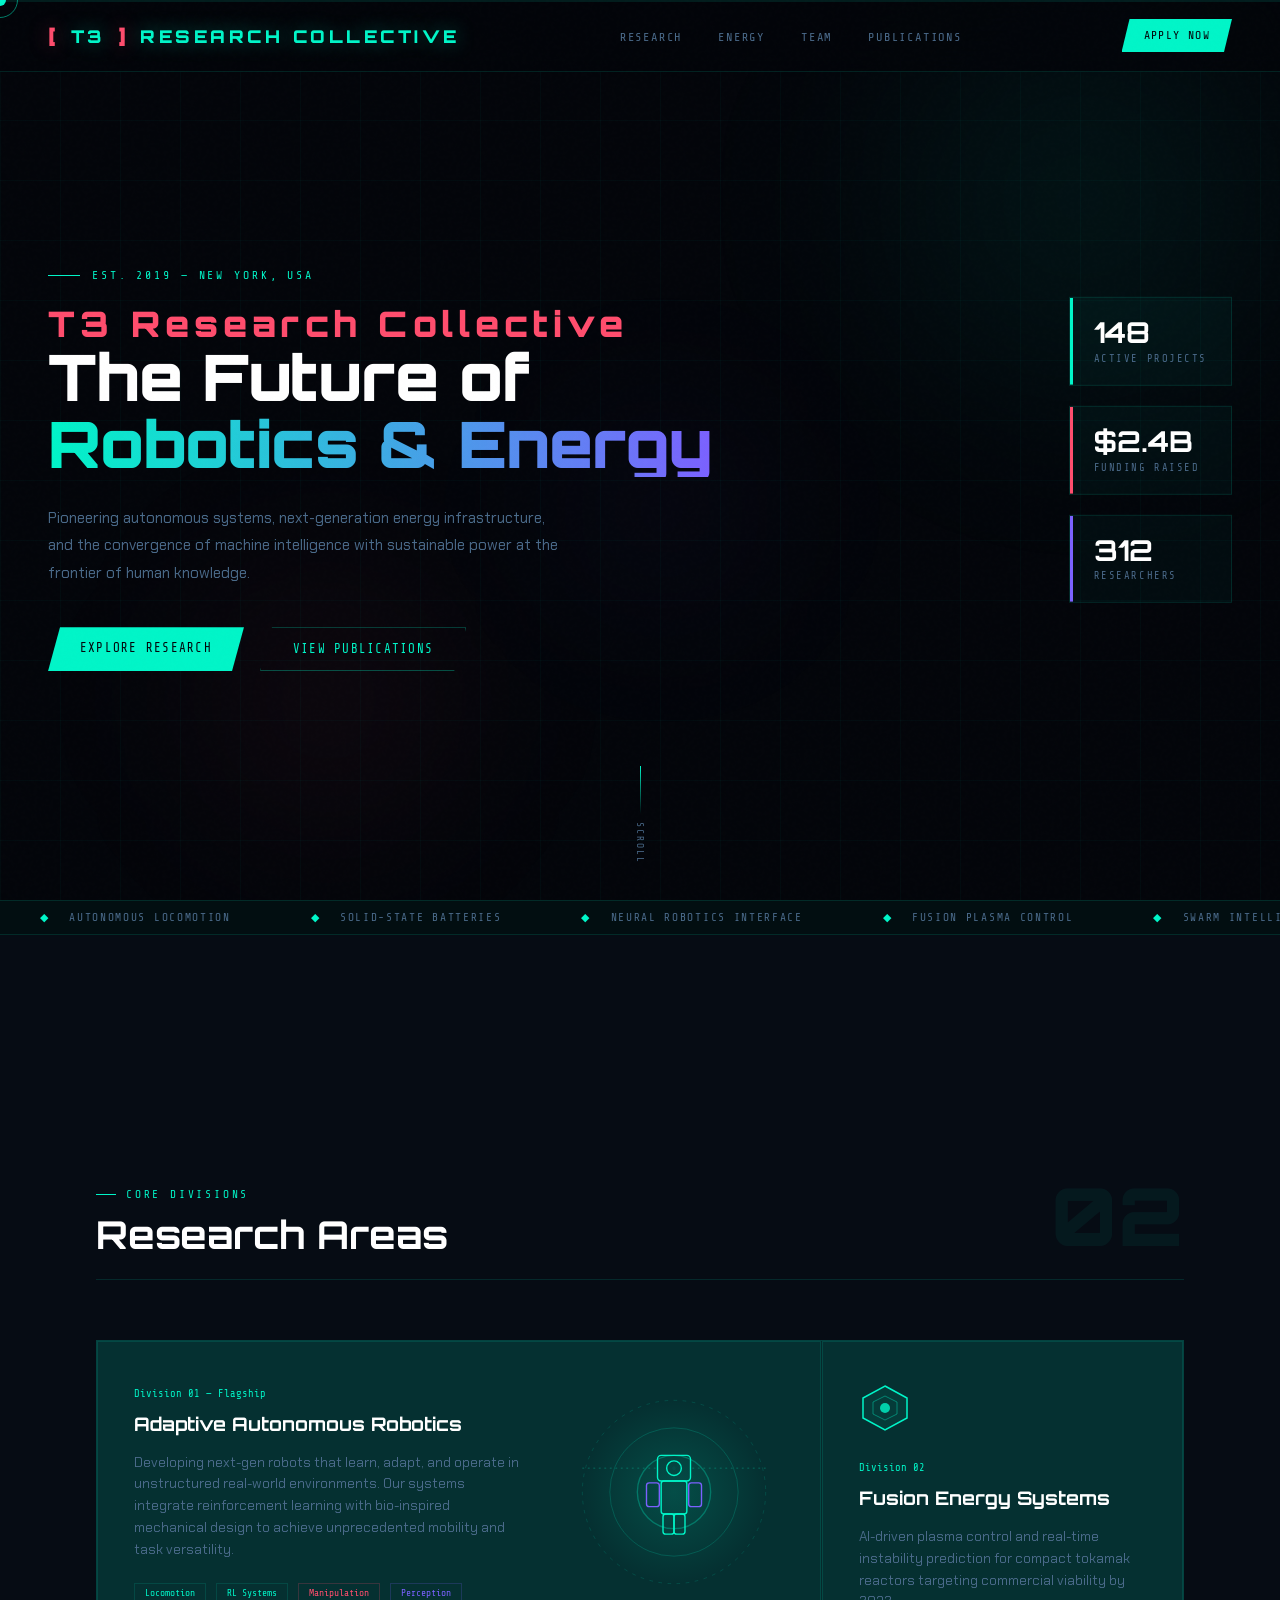
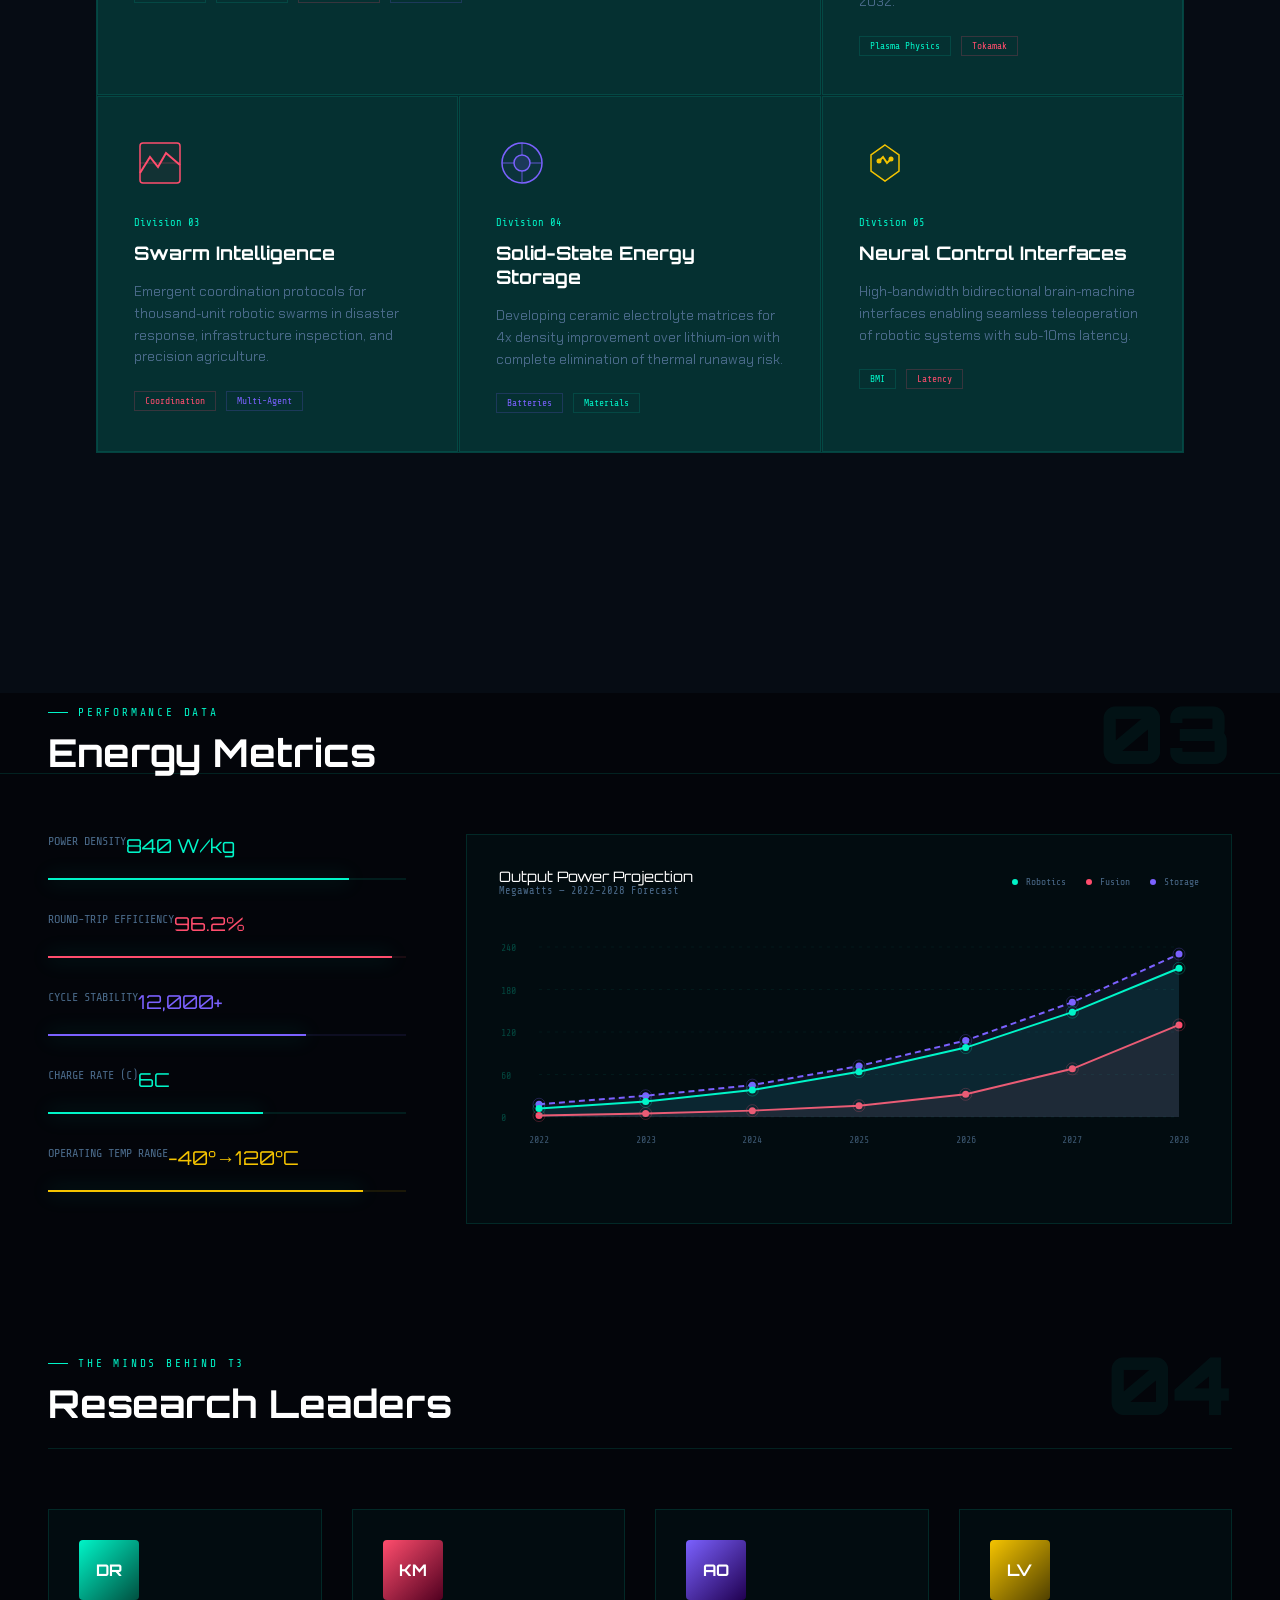
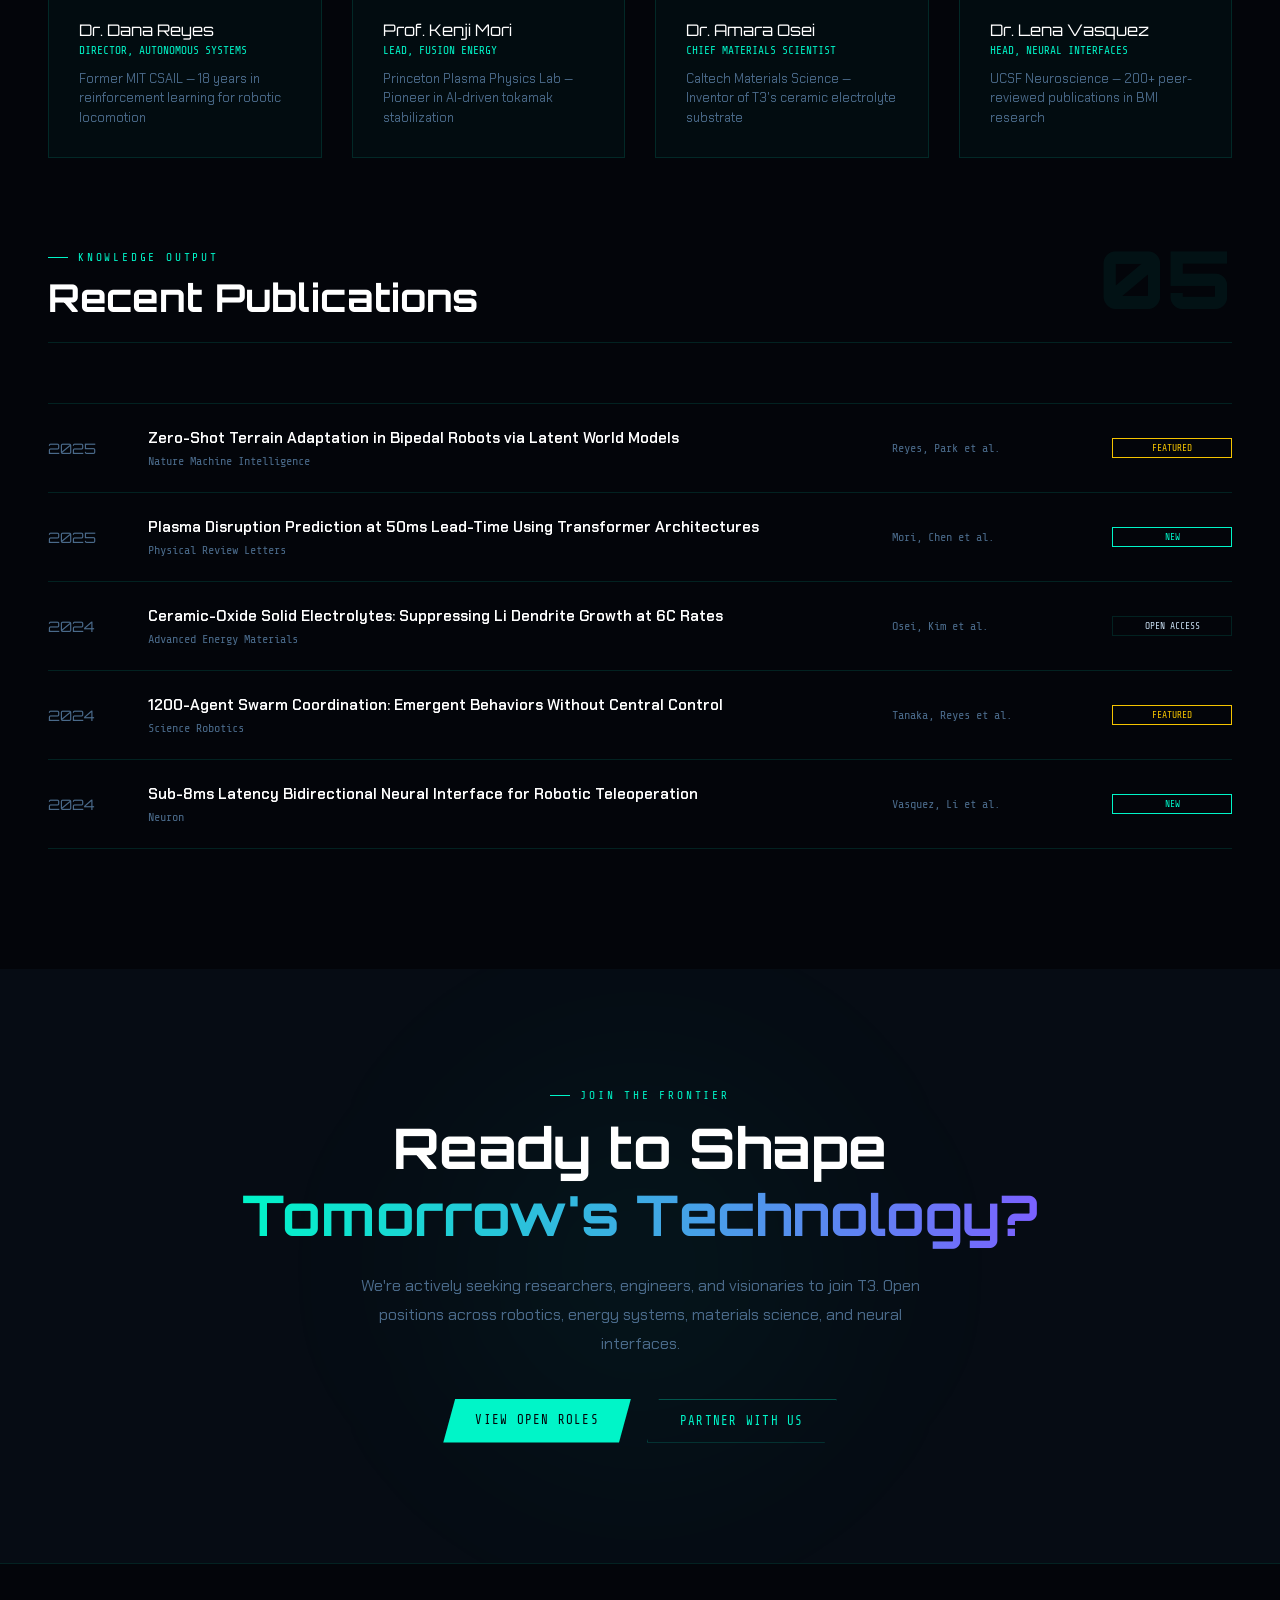
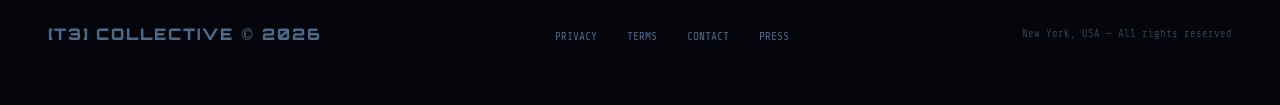
<file: _old/index.html>
<!DOCTYPE html>
<html lang="en">
<head>
<meta charset="UTF-8">
<meta name="viewport" content="width=device-width, initial-scale=1.0">
<title>T3 Research Collective — Robotics & Energy</title>
<link href="https://fonts.googleapis.com/css2?family=Orbitron:wght@400;600;700;900&family=Share+Tech+Mono&family=Chakra+Petch:wght@300;400;500;600&display=swap" rel="stylesheet">
<link rel="stylesheet" href="styles.css">
</head>
<body>

<div class="cursor" id="cursor"></div>
<div class="cursor-ring" id="cursorRing"></div>
<div class="scan-line"></div>

<!-- NAV -->
<nav>
  <div class="nav-logo">
    <span class="t3-bracket">[</span>T3<span class="t3-bracket">]</span>
    RESEARCH COLLECTIVE
  </div>
  <ul class="nav-links">
    <li><a href="#research">Research</a></li>
    <li><a href="#metrics">Energy</a></li>
    <li><a href="#team">Team</a></li>
    <li><a href="#publications">Publications</a></li>
  </ul>
  <button class="nav-cta">Apply Now</button>
</nav>

<!-- HERO -->
<section id="hero">
  <div class="hero-bg-orb orb1"></div>
  <div class="hero-bg-orb orb2"></div>
  <div class="hero-bg-orb orb3"></div>

  <div class="hero-content">
    <div class="hero-tag">Est. 2019 — New York, USA</div>
    <h1 class="hero-title">
      <span class="line3">T3 Research Collective</span>
      <span class="line1">The Future of</span>
      <span class="line2">Robotics & Energy</span>
    </h1>
    <p class="hero-desc">
      Pioneering autonomous systems, next-generation energy infrastructure, and the convergence of machine intelligence with sustainable power at the frontier of human knowledge.
    </p>
    <div class="hero-buttons">
      <a href="#research" class="btn-primary">Explore Research</a>
      <a href="#publications" class="btn-ghost">View Publications</a>
    </div>
  </div>

  <div class="hero-stats">
    <div class="stat-card">
      <div class="stat-num">148</div>
      <div class="stat-label">Active Projects</div>
    </div>
    <div class="stat-card">
      <div class="stat-num">$2.4B</div>
      <div class="stat-label">Funding Raised</div>
    </div>
    <div class="stat-card">
      <div class="stat-num">312</div>
      <div class="stat-label">Researchers</div>
    </div>
  </div>

  <div class="scroll-indicator">
    <div class="scroll-line"></div>
    <div class="scroll-text">Scroll</div>
  </div>
</section>

<!-- TICKER -->
<div class="ticker-wrap">
  <div class="ticker-track" id="ticker">
    <span class="ticker-item"><span>◆</span> Autonomous Locomotion</span>
    <span class="ticker-item"><span>◆</span> Solid-State Batteries</span>
    <span class="ticker-item"><span>◆</span> Neural Robotics Interface</span>
    <span class="ticker-item"><span>◆</span> Fusion Plasma Control</span>
    <span class="ticker-item"><span>◆</span> Swarm Intelligence</span>
    <span class="ticker-item"><span>◆</span> Hydrogen Storage Systems</span>
    <span class="ticker-item"><span>◆</span> Exoskeletal Augmentation</span>
    <span class="ticker-item"><span>◆</span> Perovskite Solar Arrays</span>
    <span class="ticker-item"><span>◆</span> Autonomous Locomotion</span>
    <span class="ticker-item"><span>◆</span> Solid-State Batteries</span>
    <span class="ticker-item"><span>◆</span> Neural Robotics Interface</span>
    <span class="ticker-item"><span>◆</span> Fusion Plasma Control</span>
    <span class="ticker-item"><span>◆</span> Swarm Intelligence</span>
    <span class="ticker-item"><span>◆</span> Hydrogen Storage Systems</span>
    <span class="ticker-item"><span>◆</span> Exoskeletal Augmentation</span>
    <span class="ticker-item"><span>◆</span> Perovskite Solar Arrays</span>
  </div>
</div>

<!-- RESEARCH -->
<section id="research">
  <div class="section-container">
    <div class="section-header">
      <div>
        <div class="section-label">Core Divisions</div>
        <h2 class="section-title">Research Areas</h2>
      </div>
      <div class="section-count">02</div>
    </div>
    <div class="research-grid">

      <!-- LARGE CARD -->
      <div class="research-card large">
        <div class="large-inner">
          <div>
            <div class="card-num">Division 01 — Flagship</div>
            <h3 class="card-title">Adaptive Autonomous Robotics</h3>
            <p class="card-desc">
              Developing next-gen robots that learn, adapt, and operate in unstructured real-world environments. Our systems integrate reinforcement learning with bio-inspired mechanical design to achieve unprecedented mobility and task versatility.
            </p>
            <div>
              <span class="card-tag">Locomotion</span>
              <span class="card-tag">RL Systems</span>
              <span class="card-tag red">Manipulation</span>
              <span class="card-tag purple">Perception</span>
            </div>
          </div>
          <div class="large-visual">
            <svg viewBox="0 0 240 240" xmlns="http://www.w3.org/2000/svg" width="220" height="220">
              <defs>
                <radialGradient id="rg1" cx="50%" cy="50%" r="50%">
                  <stop offset="0%" stop-color="#00f5c8" stop-opacity="0.15"/>
                  <stop offset="100%" stop-color="#00f5c8" stop-opacity="0"/>
                </radialGradient>
              </defs>
              <circle cx="120" cy="120" r="100" fill="url(#rg1)"/>
              <circle cx="120" cy="120" r="100" fill="none" stroke="rgba(0,245,200,0.15)" stroke-width="1" stroke-dasharray="4 6"/>
              <circle cx="120" cy="120" r="70" fill="none" stroke="rgba(0,245,200,0.2)" stroke-width="1"/>
              <circle cx="120" cy="120" r="40" fill="none" stroke="rgba(0,245,200,0.3)" stroke-width="1.5"/>
              <!-- Robot figure simplified -->
              <rect x="102" y="80" width="36" height="28" rx="4" fill="none" stroke="#00f5c8" stroke-width="1.5"/>
              <circle cx="120" cy="94" r="8" fill="none" stroke="#00f5c8" stroke-width="1.5"/>
              <rect x="106" y="108" width="28" height="36" rx="3" fill="none" stroke="#00f5c8" stroke-width="1.5"/>
              <rect x="90" y="110" width="14" height="26" rx="3" fill="none" stroke="#7b61ff" stroke-width="1.5"/>
              <rect x="136" y="110" width="14" height="26" rx="3" fill="none" stroke="#7b61ff" stroke-width="1.5"/>
              <rect x="108" y="144" width="12" height="22" rx="3" fill="none" stroke="#00f5c8" stroke-width="1.5"/>
              <rect x="120" y="144" width="12" height="22" rx="3" fill="none" stroke="#00f5c8" stroke-width="1.5"/>
              <!-- scan lines -->
              <line x1="20" y1="94" x2="100" y2="94" stroke="rgba(0,245,200,0.3)" stroke-width="1" stroke-dasharray="2 4"/>
              <line x1="140" y1="94" x2="220" y2="94" stroke="rgba(0,245,200,0.3)" stroke-width="1" stroke-dasharray="2 4"/>
              <circle cx="120" cy="94" r="2" fill="#00f5c8">
                <animate attributeName="opacity" values="1;0;1" dur="1.5s" repeatCount="indefinite"/>
              </circle>
            </svg>
          </div>
        </div>
      </div>

      <div class="research-card">
        <div class="card-icon">
          <svg viewBox="0 0 52 52" fill="none" xmlns="http://www.w3.org/2000/svg">
            <polygon points="26,4 48,16 48,36 26,48 4,36 4,16" stroke="#00f5c8" stroke-width="1.5" fill="rgba(0,245,200,0.05)"/>
            <polygon points="26,14 38,20 38,32 26,38 14,32 14,20" stroke="rgba(0,245,200,0.4)" stroke-width="1" fill="none"/>
            <circle cx="26" cy="26" r="5" fill="#00f5c8" opacity="0.8"/>
          </svg>
        </div>
        <div class="card-num">Division 02</div>
        <h3 class="card-title">Fusion Energy Systems</h3>
        <p class="card-desc">AI-driven plasma control and real-time instability prediction for compact tokamak reactors targeting commercial viability by 2032.</p>
        <span class="card-tag">Plasma Physics</span>
        <span class="card-tag red">Tokamak</span>
      </div>

      <div class="research-card">
        <div class="card-icon">
          <svg viewBox="0 0 52 52" fill="none" xmlns="http://www.w3.org/2000/svg">
            <rect x="6" y="6" width="40" height="40" rx="3" stroke="#ff4d6d" stroke-width="1.5" fill="rgba(255,77,109,0.05)"/>
            <line x1="6" y1="26" x2="46" y2="26" stroke="rgba(255,77,109,0.3)" stroke-width="1"/>
            <polyline points="6,36 16,20 24,30 32,16 46,28" stroke="#ff4d6d" stroke-width="2" fill="none"/>
          </svg>
        </div>
        <div class="card-num">Division 03</div>
        <h3 class="card-title">Swarm Intelligence</h3>
        <p class="card-desc">Emergent coordination protocols for thousand-unit robotic swarms in disaster response, infrastructure inspection, and precision agriculture.</p>
        <span class="card-tag red">Coordination</span>
        <span class="card-tag purple">Multi-Agent</span>
      </div>

      <div class="research-card">
        <div class="card-icon">
          <svg viewBox="0 0 52 52" fill="none" xmlns="http://www.w3.org/2000/svg">
            <circle cx="26" cy="26" r="20" stroke="#7b61ff" stroke-width="1.5" fill="rgba(123,97,255,0.05)"/>
            <circle cx="26" cy="26" r="8" stroke="#7b61ff" stroke-width="1.5" fill="rgba(123,97,255,0.15)"/>
            <line x1="26" y1="6" x2="26" y2="18" stroke="rgba(123,97,255,0.5)" stroke-width="1.5"/>
            <line x1="26" y1="34" x2="26" y2="46" stroke="rgba(123,97,255,0.5)" stroke-width="1.5"/>
            <line x1="6" y1="26" x2="18" y2="26" stroke="rgba(123,97,255,0.5)" stroke-width="1.5"/>
            <line x1="34" y1="26" x2="46" y2="26" stroke="rgba(123,97,255,0.5)" stroke-width="1.5"/>
          </svg>
        </div>
        <div class="card-num">Division 04</div>
        <h3 class="card-title">Solid-State Energy Storage</h3>
        <p class="card-desc">Developing ceramic electrolyte matrices for 4x density improvement over lithium-ion with complete elimination of thermal runaway risk.</p>
        <span class="card-tag purple">Batteries</span>
        <span class="card-tag">Materials</span>
      </div>

      <div class="research-card">
        <div class="card-icon">
          <svg viewBox="0 0 52 52" fill="none" xmlns="http://www.w3.org/2000/svg">
            <path d="M26 8 L40 18 L40 34 L26 44 L12 34 L12 18 Z" stroke="#f5c400" stroke-width="1.5" fill="rgba(245,196,0,0.05)"/>
            <polyline points="20,24 24,20 28,26 32,22" stroke="#f5c400" stroke-width="2" fill="none"/>
            <circle cx="20" cy="24" r="2.5" fill="#f5c400"/>
            <circle cx="32" cy="22" r="2.5" fill="#f5c400"/>
          </svg>
        </div>
        <div class="card-num">Division 05</div>
        <h3 class="card-title">Neural Control Interfaces</h3>
        <p class="card-desc">High-bandwidth bidirectional brain-machine interfaces enabling seamless teleoperation of robotic systems with sub-10ms latency.</p>
        <span class="card-tag">BMI</span>
        <span class="card-tag red">Latency</span>
      </div>

    </div>
  </div>
</section>

<!-- METRICS -->
<section id="metrics">
  <div class="section-header" style="padding: 0 48px; border-bottom: 1px solid var(--border);">
    <div>
      <div class="section-label">Performance Data</div>
      <h2 class="section-title">Energy Metrics</h2>
    </div>
    <div class="section-count">03</div>
  </div>
  <div class="metrics-layout section-container-bottom">
    <div>
      <div class="metric-list">
        <div class="metric-row-wrap">
          <div class="metric-name">Power Density</div>
          <div class="metric-val">840 W/kg</div>
          <div style="width:100%; height: 2px; background: rgba(0,245,200,0.1);">
            <div class="metric-bar-fill" style="width:84%"></div>
          </div>
        </div>
        <div class="metric-row-wrap">
          <div class="metric-name">Round-trip Efficiency</div>
          <div class="metric-val" style="color: var(--accent2);">96.2%</div>
          <div style="width:100%; height: 2px; background: rgba(255,77,109,0.1);">
            <div class="metric-bar-fill" style="width:96.2%; background: var(--accent2);"></div>
          </div>
        </div>
        <div class="metric-row-wrap">
          <div class="metric-name">Cycle Stability</div>
          <div class="metric-val" style="color: var(--accent3);">12,000+</div>
          <div style="width:100%; height: 2px; background: rgba(123,97,255,0.1);">
            <div class="metric-bar-fill" style="width:72%; background: var(--accent3);"></div>
          </div>
        </div>
        <div class="metric-row-wrap">
          <div class="metric-name">Charge Rate (C)</div>
          <div class="metric-val">6C</div>
          <div style="width:100%; height: 2px; background: rgba(0,245,200,0.1);">
            <div class="metric-bar-fill" style="width:60%"></div>
          </div>
        </div>
        <div class="metric-row-wrap">
          <div class="metric-name">Operating Temp Range</div>
          <div class="metric-val" style="color: var(--accent4);">−40°→120°C</div>
          <div style="width:100%; height: 2px; background: rgba(245,196,0,0.1);">
            <div class="metric-bar-fill" style="width:88%; background: var(--accent4);"></div>
          </div>
        </div>
      </div>
    </div>
    <div class="chart-panel">
      <div class="chart-header">
        <div>
          <div class="chart-title">Output Power Projection</div>
          <div class="chart-sub">Megawatts — 2022–2028 Forecast</div>
        </div>
        <div class="chart-legend">
          <div class="legend-item"><div class="legend-dot" style="background: var(--accent1)"></div>Robotics</div>
          <div class="legend-item"><div class="legend-dot" style="background: var(--accent2)"></div>Fusion</div>
          <div class="legend-item"><div class="legend-dot" style="background: var(--accent3)"></div>Storage</div>
        </div>
      </div>
      <div class="chart-area">
        <canvas id="energyChart" width="700" height="220"></canvas>
      </div>
    </div>
  </div>
</section>

<!-- TEAM -->
<section id="team">
  <div class="section-container-top">
    <div class="section-header">
      <div>
        <div class="section-label">The Minds Behind T3</div>
        <h2 class="section-title">Research Leaders</h2>
      </div>
      <div class="section-count">04</div>
    </div>
    <div class="team-grid team-margin">
      <div class="team-card">
        <div class="avatar" style="background: linear-gradient(135deg, var(--accent1), #005040)">DR</div>
        <div class="member-name">Dr. Dana Reyes</div>
        <div class="member-role">Director, Autonomous Systems</div>
        <div class="member-dept">Former MIT CSAIL — 18 years in reinforcement learning for robotic locomotion</div>
      </div>
      <div class="team-card">
        <div class="avatar" style="background: linear-gradient(135deg, var(--accent2), #500020)">KM</div>
        <div class="member-name">Prof. Kenji Mori</div>
        <div class="member-role">Lead, Fusion Energy</div>
        <div class="member-dept">Princeton Plasma Physics Lab — Pioneer in AI-driven tokamak stabilization</div>
      </div>
      <div class="team-card">
        <div class="avatar" style="background: linear-gradient(135deg, var(--accent3), #200050)">AO</div>
        <div class="member-name">Dr. Amara Osei</div>
        <div class="member-role">Chief Materials Scientist</div>
        <div class="member-dept">Caltech Materials Science — Inventor of T3's ceramic electrolyte substrate</div>
      </div>
      <div class="team-card">
        <div class="avatar" style="background: linear-gradient(135deg, var(--accent4), #504000)">LV</div>
        <div class="member-name">Dr. Lena Vasquez</div>
        <div class="member-role">Head, Neural Interfaces</div>
        <div class="member-dept">UCSF Neuroscience — 200+ peer-reviewed publications in BMI research</div>
      </div>
    </div>
  </div>
</section>

<!-- PUBLICATIONS -->
<section id="publications">
  <div class="section-container-bottom">
    <div class="section-header">
      <div>
        <div class="section-label">Knowledge Output</div>
        <h2 class="section-title">Recent Publications</h2>
      </div>
      <div class="section-count">05</div>
    </div>
    <div class="pub-list">
      <div class="pub-row">
        <div class="pub-year">2025</div>
        <div>
          <div class="pub-title">Zero-Shot Terrain Adaptation in Bipedal Robots via Latent World Models</div>
          <div class="pub-journal" style="margin-top:6px">Nature Machine Intelligence</div>
        </div>
        <div class="pub-journal">Reyes, Park et al.</div>
        <div class="pub-badge featured">Featured</div>
      </div>
      <div class="pub-row">
        <div class="pub-year">2025</div>
        <div>
          <div class="pub-title">Plasma Disruption Prediction at 50ms Lead-Time Using Transformer Architectures</div>
          <div class="pub-journal" style="margin-top:6px">Physical Review Letters</div>
        </div>
        <div class="pub-journal">Mori, Chen et al.</div>
        <div class="pub-badge new">New</div>
      </div>
      <div class="pub-row">
        <div class="pub-year">2024</div>
        <div>
          <div class="pub-title">Ceramic-Oxide Solid Electrolytes: Suppressing Li Dendrite Growth at 6C Rates</div>
          <div class="pub-journal" style="margin-top:6px">Advanced Energy Materials</div>
        </div>
        <div class="pub-journal">Osei, Kim et al.</div>
        <div class="pub-badge open">Open Access</div>
      </div>
      <div class="pub-row">
        <div class="pub-year">2024</div>
        <div>
          <div class="pub-title">1200-Agent Swarm Coordination: Emergent Behaviors Without Central Control</div>
          <div class="pub-journal" style="margin-top:6px">Science Robotics</div>
        </div>
        <div class="pub-journal">Tanaka, Reyes et al.</div>
        <div class="pub-badge featured">Featured</div>
      </div>
      <div class="pub-row">
        <div class="pub-year">2024</div>
        <div>
          <div class="pub-title">Sub-8ms Latency Bidirectional Neural Interface for Robotic Teleoperation</div>
          <div class="pub-journal" style="margin-top:6px">Neuron</div>
        </div>
        <div class="pub-journal">Vasquez, Li et al.</div>
        <div class="pub-badge new">New</div>
      </div>
    </div>
  </div>
</section>

<!-- CTA -->
<section id="cta">
  <div class="cta-orb"></div>
  <div class="cta-content">
    <div class="section-label center-label">Join The Frontier</div>
    <h2 class="cta-title">Ready to Shape<br><span>Tomorrow's Technology?</span></h2>
    <p class="cta-desc">
      We're actively seeking researchers, engineers, and visionaries to join T3. Open positions across robotics, energy systems, materials science, and neural interfaces.
    </p>
    <div class="cta-buttons">
      <a href="#" class="btn-primary">View Open Roles</a>
      <a href="#" class="btn-ghost">Partner With Us</a>
    </div>
  </div>
</section>

<!-- FOOTER -->
<footer>
  <div class="footer-logo">[T3] COLLECTIVE © 2026</div>
  <ul class="footer-links">
    <li><a href="#">Privacy</a></li>
    <li><a href="#">Terms</a></li>
    <li><a href="#">Contact</a></li>
    <li><a href="#">Press</a></li>
  </ul>
  <div class="footer-copy">New York, USA — All rights reserved</div>
</footer>
<script src="script.js"></script>
</body>
</html>
</file>
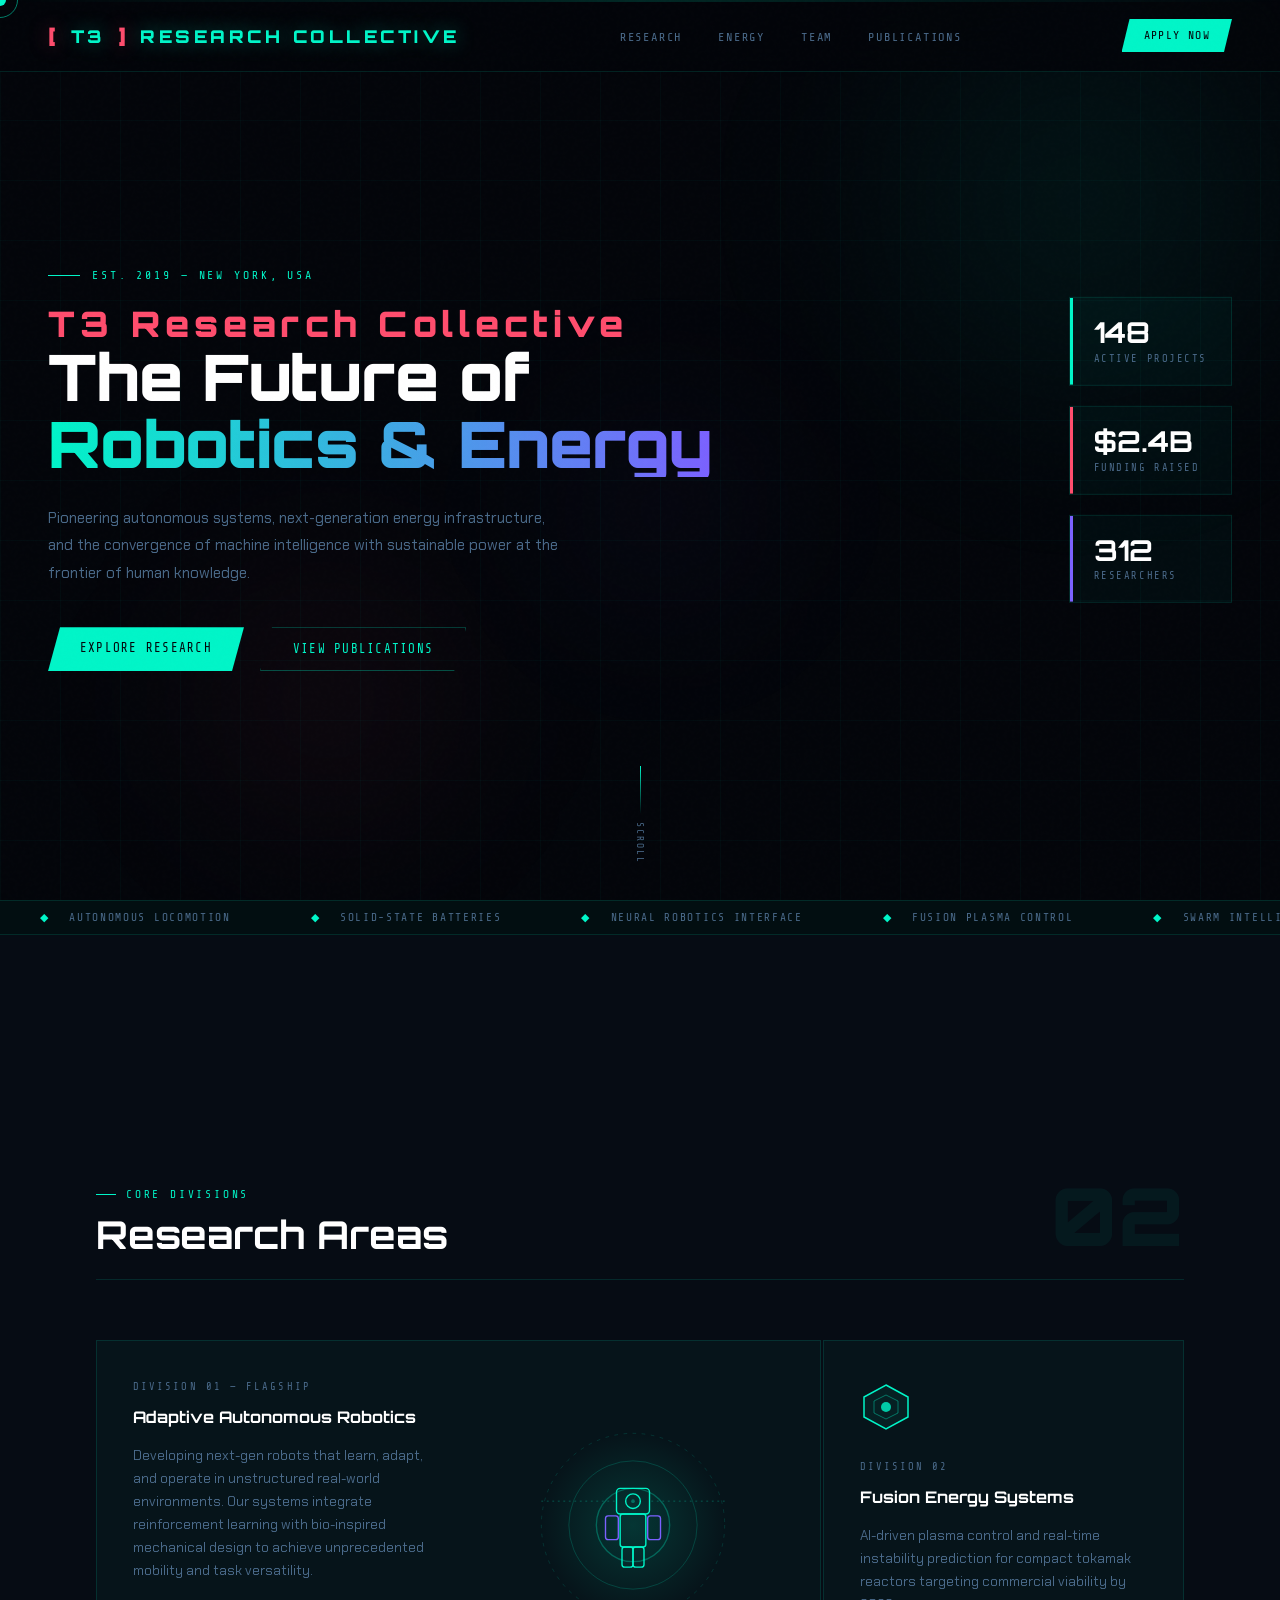
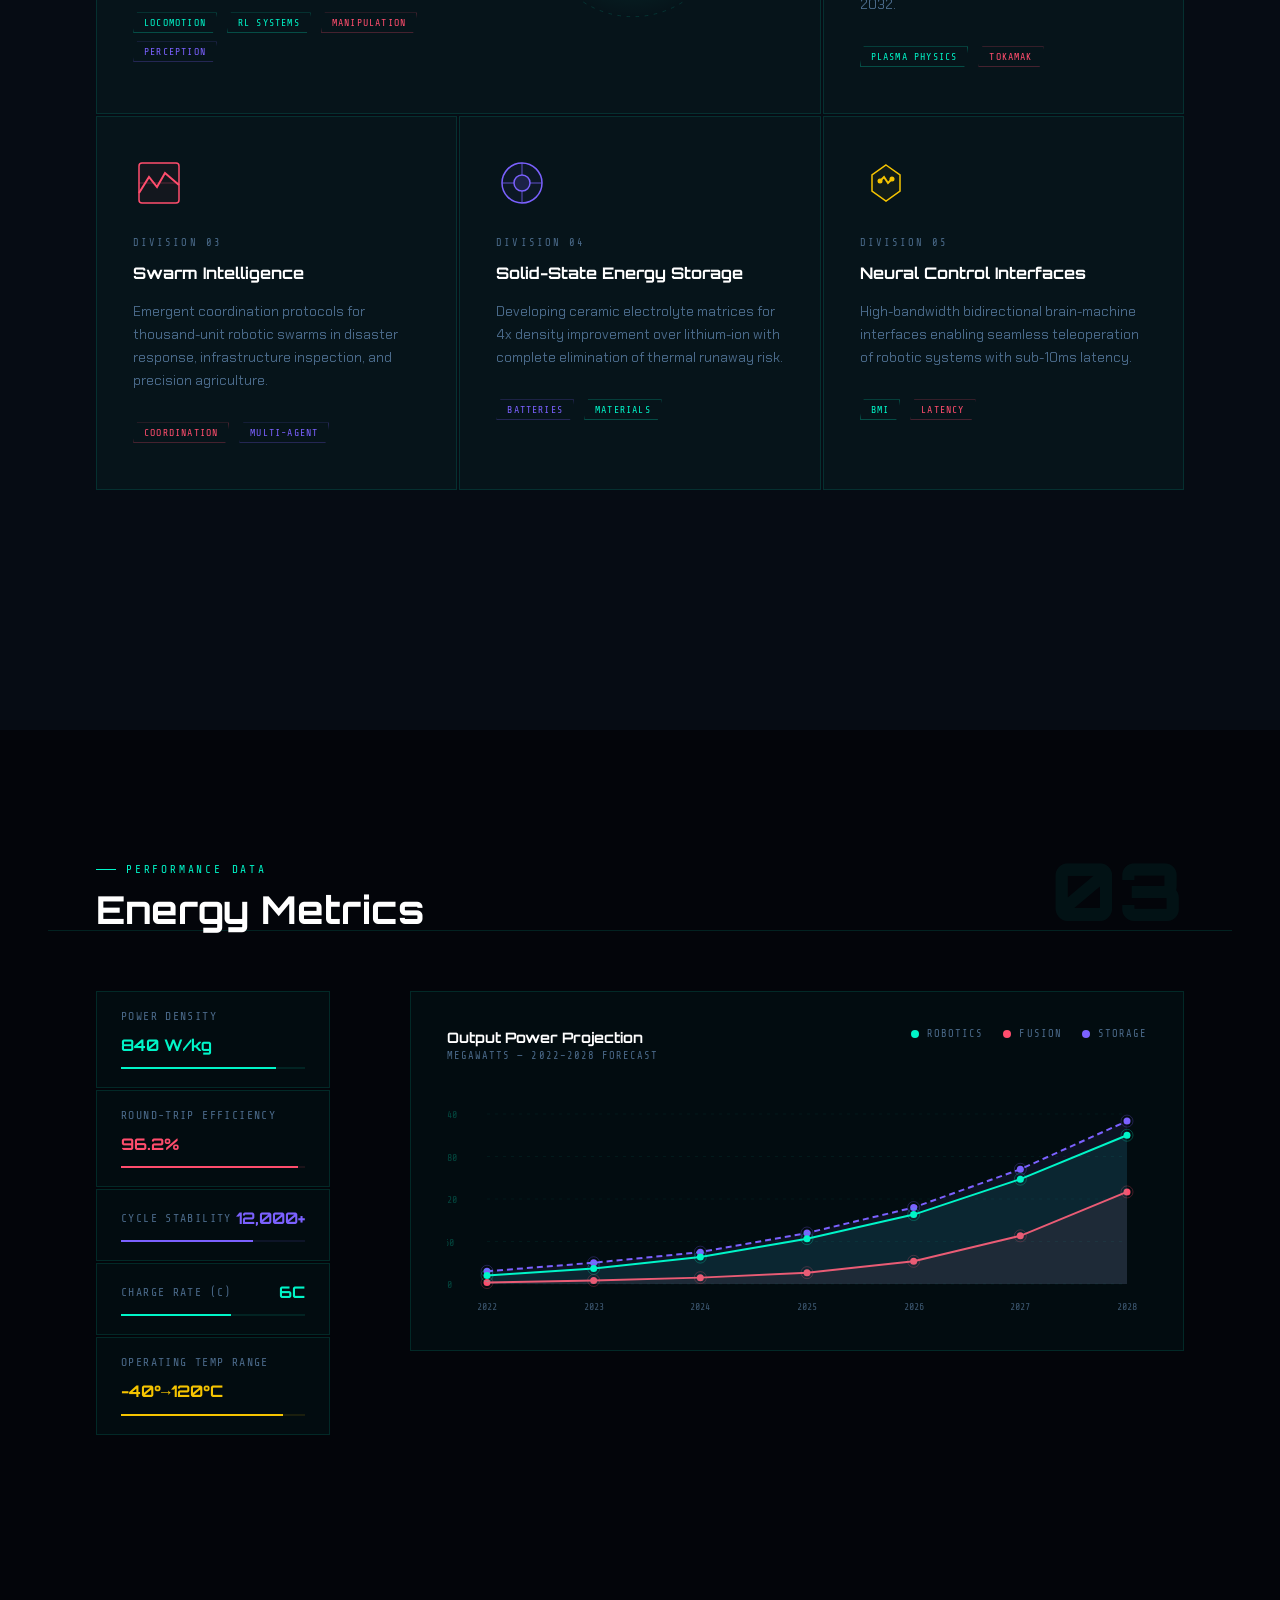
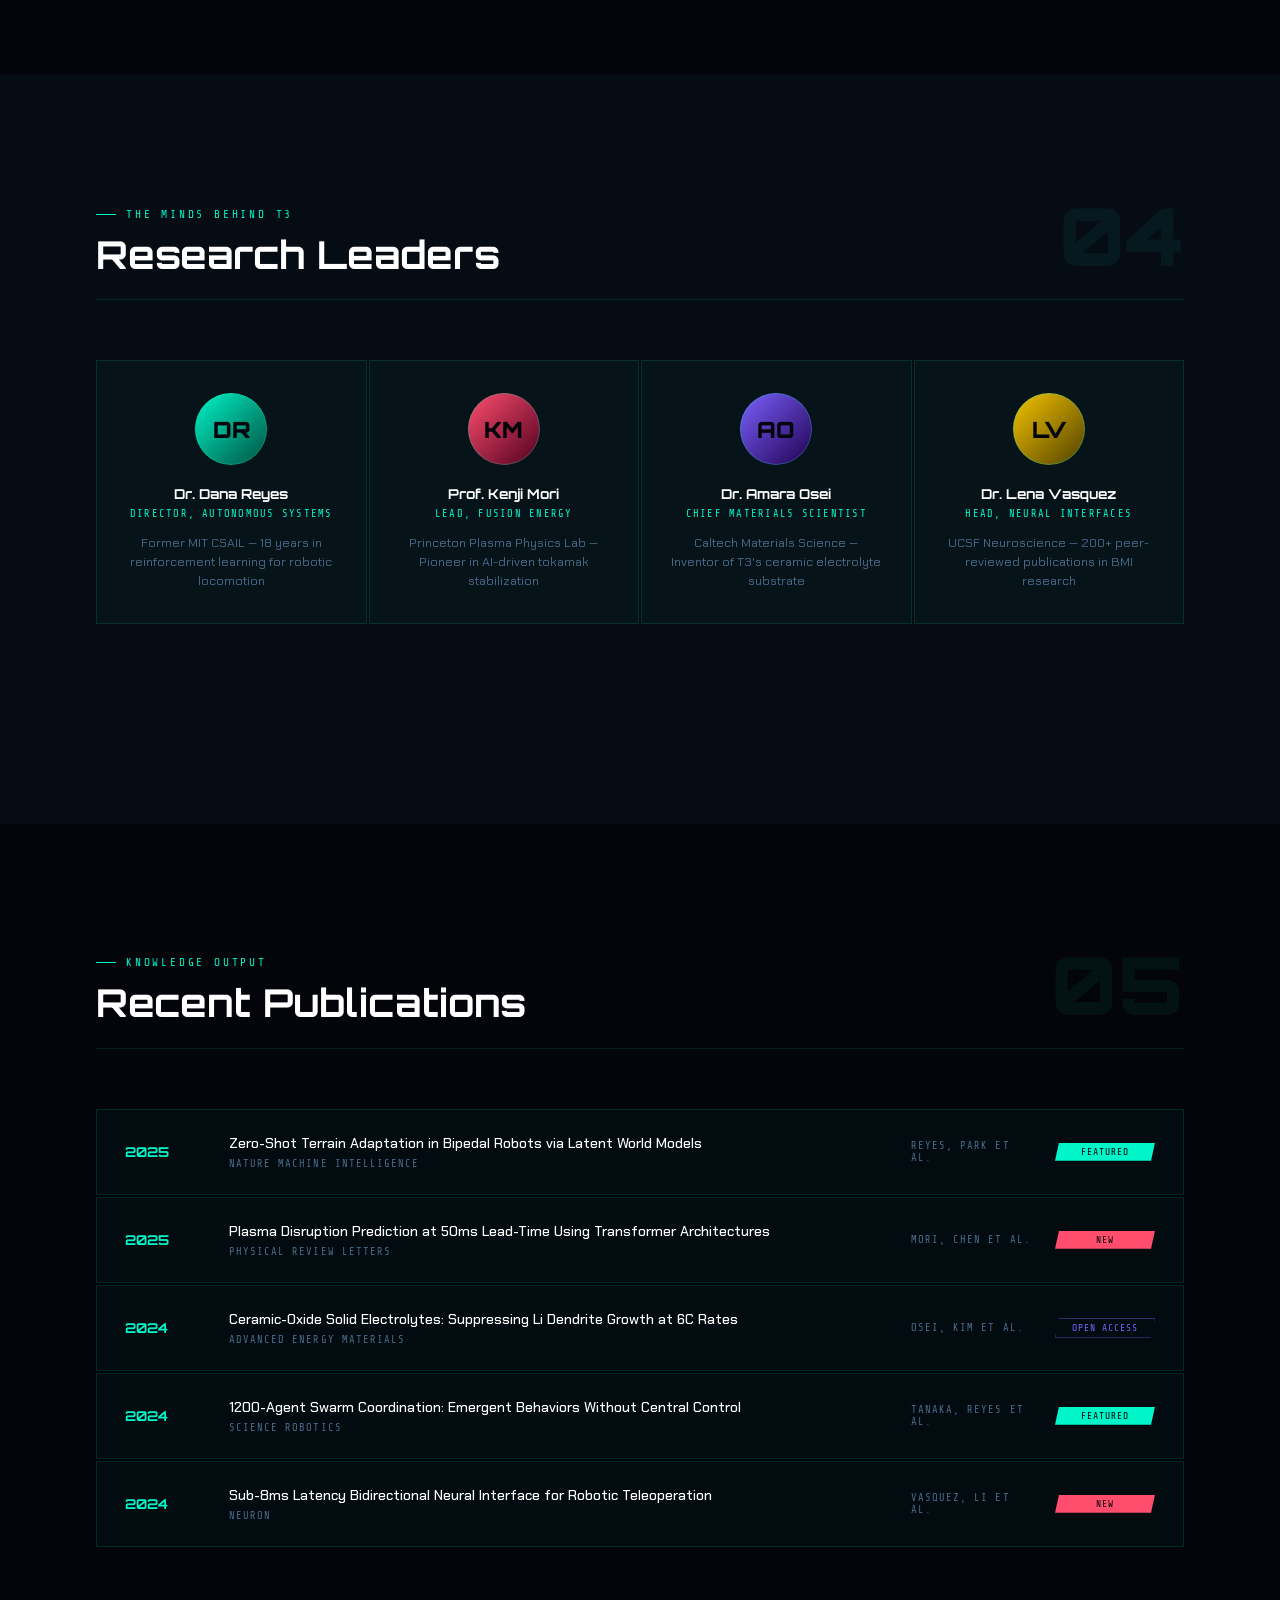
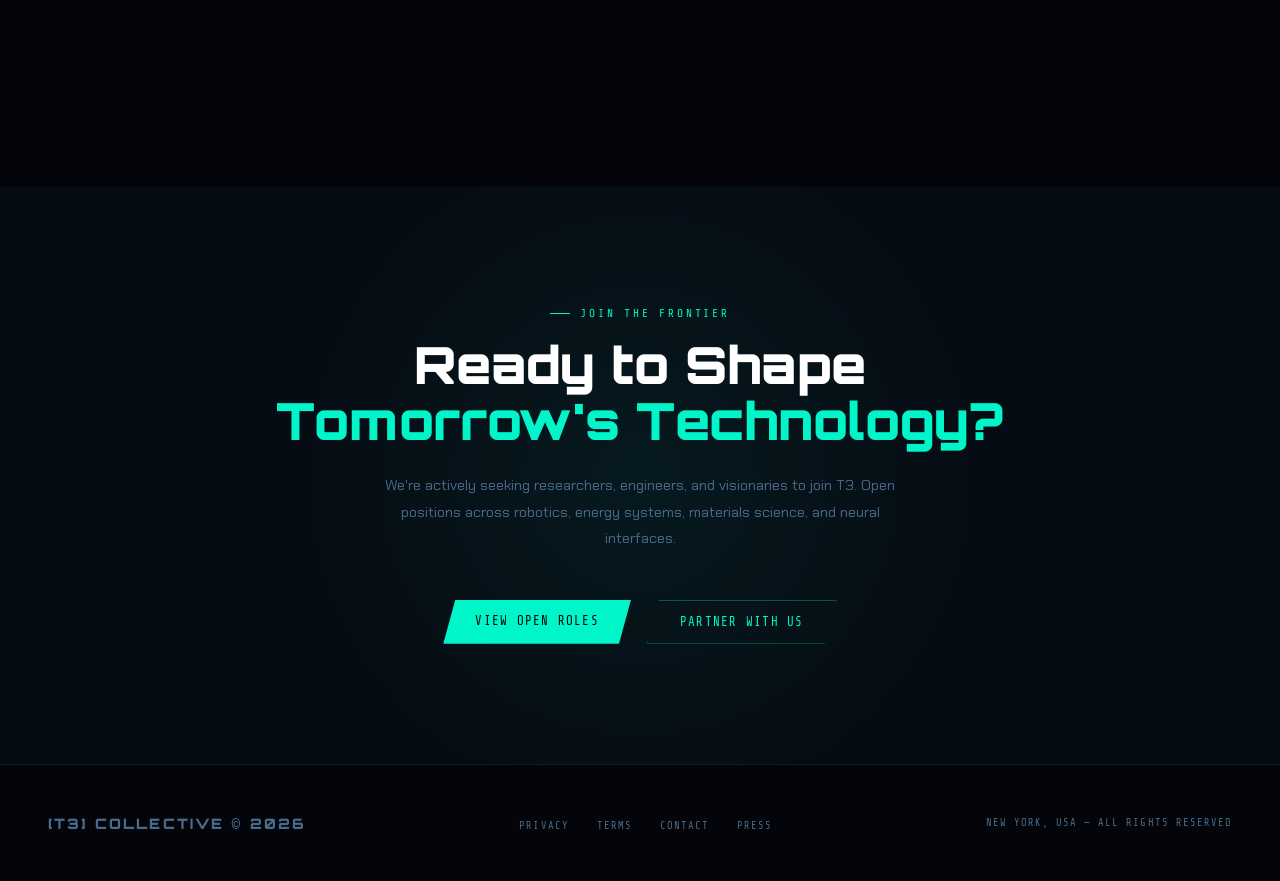
<file: t3-research-collective.html>
<!DOCTYPE html>
<html lang="en">
<head>
<meta charset="UTF-8">
<meta name="viewport" content="width=device-width, initial-scale=1.0">
<title>T3 Research Collective — Robotics & Energy</title>
<link href="https://fonts.googleapis.com/css2?family=Orbitron:wght@400;600;700;900&family=Share+Tech+Mono&family=Chakra+Petch:wght@300;400;500;600&display=swap" rel="stylesheet">
<style>
  :root {
    --bg: #03050a;
    --bg2: #060c14;
    --accent1: #00f5c8;
    --accent2: #ff4d6d;
    --accent3: #7b61ff;
    --accent4: #f5c400;
    --text: #c8ddf0;
    --text-dim: #4a6a8a;
    --glow1: 0 0 20px rgba(0,245,200,0.4);
    --glow2: 0 0 20px rgba(255,77,109,0.4);
    --glow3: 0 0 20px rgba(123,97,255,0.4);
    --panel: rgba(0,245,200,0.03);
    --border: rgba(0,245,200,0.12);
  }

  *, *::before, *::after { box-sizing: border-box; margin: 0; padding: 0; }

  html { scroll-behavior: smooth; }

  body {
    background: var(--bg);
    color: var(--text);
    font-family: 'Chakra Petch', sans-serif;
    overflow-x: hidden;
    cursor: none;
  }

  /* CUSTOM CURSOR */
  .cursor {
    position: fixed; top: 0; left: 0;
    width: 12px; height: 12px;
    background: var(--accent1);
    border-radius: 50%;
    pointer-events: none;
    z-index: 9999;
    transform: translate(-50%, -50%);
    transition: transform 0.08s ease, background 0.2s;
    mix-blend-mode: screen;
  }
  .cursor-ring {
    position: fixed; top: 0; left: 0;
    width: 36px; height: 36px;
    border: 1px solid rgba(0,245,200,0.5);
    border-radius: 50%;
    pointer-events: none;
    z-index: 9998;
    transform: translate(-50%, -50%);
    transition: transform 0.18s ease;
  }

  /* NOISE OVERLAY */
  body::before {
    content: '';
    position: fixed;
    inset: 0;
    background-image: url("data:image/svg+xml,%3Csvg viewBox='0 0 256 256' xmlns='http://www.w3.org/2000/svg'%3E%3Cfilter id='noise'%3E%3CfeTurbulence type='fractalNoise' baseFrequency='0.9' numOctaves='4' stitchTiles='stitch'/%3E%3C/filter%3E%3Crect width='100%25' height='100%25' filter='url(%23noise)' opacity='0.04'/%3E%3C/svg%3E");
    pointer-events: none;
    z-index: 1000;
    opacity: 0.35;
  }

  /* GRID BACKGROUND */
  body::after {
    content: '';
    position: fixed;
    inset: 0;
    background-image:
      linear-gradient(rgba(0,245,200,0.03) 1px, transparent 1px),
      linear-gradient(90deg, rgba(0,245,200,0.03) 1px, transparent 1px);
    background-size: 60px 60px;
    pointer-events: none;
    z-index: 0;
  }

  /* ─── NAV ─── */
  nav {
    position: fixed; top: 0; left: 0; right: 0;
    z-index: 500;
    display: flex; align-items: center; justify-content: space-between;
    padding: 0 48px;
    height: 72px;
    background: rgba(3,5,10,0.85);
    backdrop-filter: blur(20px);
    border-bottom: 1px solid var(--border);
  }
  .nav-logo {
    font-family: 'Orbitron', monospace;
    font-size: 1.1rem;
    font-weight: 900;
    letter-spacing: 0.2em;
    color: var(--accent1);
    text-shadow: var(--glow1);
    display: flex; align-items: center; gap: 12px;
  }
  .nav-logo .t3-bracket {
    font-size: 1.6rem; color: var(--accent2); text-shadow: var(--glow2);
  }
  .nav-links {
    display: flex; gap: 36px; list-style: none;
  }
  .nav-links a {
    font-family: 'Share Tech Mono', monospace;
    font-size: 0.75rem;
    letter-spacing: 0.15em;
    color: var(--text-dim);
    text-decoration: none;
    text-transform: uppercase;
    transition: color 0.2s;
    position: relative;
  }
  .nav-links a::after {
    content: '';
    position: absolute; bottom: -4px; left: 0; right: 0;
    height: 1px; background: var(--accent1);
    transform: scaleX(0); transition: transform 0.2s;
  }
  .nav-links a:hover { color: var(--accent1); }
  .nav-links a:hover::after { transform: scaleX(1); }
  .nav-cta {
    font-family: 'Share Tech Mono', monospace;
    font-size: 0.72rem;
    letter-spacing: 0.12em;
    color: var(--bg);
    background: var(--accent1);
    border: none; outline: none;
    padding: 10px 22px;
    text-transform: uppercase;
    clip-path: polygon(8px 0%, 100% 0%, calc(100% - 8px) 100%, 0% 100%);
    cursor: none;
    transition: box-shadow 0.2s;
  }
  .nav-cta:hover { box-shadow: var(--glow1); }

  /* ─── HERO ─── */
  #hero {
    position: relative;
    min-height: 100vh;
    display: flex; align-items: center;
    padding: 100px 48px 60px;
    overflow: hidden;
  }

  .hero-bg-orb {
    position: absolute;
    border-radius: 50%;
    pointer-events: none;
    filter: blur(80px);
  }
  .orb1 {
    width: 600px; height: 600px;
    background: radial-gradient(circle, rgba(0,245,200,0.08) 0%, transparent 70%);
    top: -100px; right: -100px;
    animation: orbFloat 8s ease-in-out infinite;
  }
  .orb2 {
    width: 400px; height: 400px;
    background: radial-gradient(circle, rgba(255,77,109,0.07) 0%, transparent 70%);
    bottom: 0; left: 10%;
    animation: orbFloat 11s ease-in-out infinite reverse;
  }
  .orb3 {
    width: 300px; height: 300px;
    background: radial-gradient(circle, rgba(123,97,255,0.06) 0%, transparent 70%);
    top: 40%; left: 40%;
    animation: orbFloat 14s ease-in-out infinite;
  }

  @keyframes orbFloat {
    0%, 100% { transform: translate(0,0); }
    50% { transform: translate(30px, -40px); }
  }

  .hero-content {
    position: relative; z-index: 2;
    max-width: 760px;
  }
  .hero-tag {
    font-family: 'Share Tech Mono', monospace;
    font-size: 0.72rem;
    letter-spacing: 0.25em;
    color: var(--accent1);
    text-transform: uppercase;
    margin-bottom: 24px;
    display: flex; align-items: center; gap: 12px;
    animation: fadeInUp 0.6s ease both;
  }
  .hero-tag::before {
    content: '';
    display: inline-block; width: 32px; height: 1px;
    background: var(--accent1);
  }
  .hero-title {
    font-family: 'Orbitron', monospace;
    font-size: clamp(2.6rem, 5vw, 5rem);
    font-weight: 900;
    line-height: 1.05;
    letter-spacing: -0.01em;
    margin-bottom: 28px;
    animation: fadeInUp 0.6s 0.1s ease both;
  }
  .hero-title .line1 { color: #fff; display: block; }
  .hero-title .line2 {
    display: block;
    background: linear-gradient(90deg, var(--accent1), var(--accent3));
    -webkit-background-clip: text;
    -webkit-text-fill-color: transparent;
    background-clip: text;
  }
  .hero-title .line3 { color: var(--accent2); display: block; font-size: 0.55em; letter-spacing: 0.15em; }
  .hero-desc {
    font-size: 0.95rem;
    line-height: 1.8;
    color: var(--text-dim);
    max-width: 520px;
    margin-bottom: 40px;
    animation: fadeInUp 0.6s 0.2s ease both;
  }
  .hero-buttons {
    display: flex; gap: 16px; flex-wrap: wrap;
    animation: fadeInUp 0.6s 0.3s ease both;
  }
  .btn-primary {
    font-family: 'Share Tech Mono', monospace;
    font-size: 0.78rem;
    letter-spacing: 0.1em;
    text-transform: uppercase;
    color: var(--bg);
    background: var(--accent1);
    border: none;
    padding: 14px 32px;
    cursor: none;
    clip-path: polygon(12px 0%,100% 0%,calc(100% - 12px) 100%,0% 100%);
    transition: box-shadow 0.2s, transform 0.2s;
    text-decoration: none;
    display: inline-block;
  }
  .btn-primary:hover { box-shadow: 0 0 30px rgba(0,245,200,0.5); transform: translateY(-2px); }
  .btn-ghost {
    font-family: 'Share Tech Mono', monospace;
    font-size: 0.78rem;
    letter-spacing: 0.1em;
    text-transform: uppercase;
    color: var(--accent1);
    background: transparent;
    border: 1px solid rgba(0,245,200,0.3);
    padding: 14px 32px;
    cursor: none;
    clip-path: polygon(12px 0%,100% 0%,calc(100% - 12px) 100%,0% 100%);
    transition: background 0.2s, box-shadow 0.2s;
    text-decoration: none;
    display: inline-block;
  }
  .btn-ghost:hover { background: rgba(0,245,200,0.07); box-shadow: var(--glow1); }

  /* HERO STATS */
  .hero-stats {
    position: absolute;
    right: 48px;
    top: 50%;
    transform: translateY(-50%);
    display: flex;
    flex-direction: column;
    gap: 20px;
    z-index: 2;
    animation: fadeInRight 0.8s 0.4s ease both;
  }
  .stat-card {
    background: var(--panel);
    border: 1px solid var(--border);
    padding: 20px 24px;
    min-width: 160px;
    position: relative;
    overflow: hidden;
    transition: border-color 0.2s;
  }
  .stat-card::before {
    content: '';
    position: absolute;
    top: 0; left: 0;
    width: 3px; height: 100%;
    background: var(--accent1);
    transition: background 0.2s;
  }
  .stat-card:nth-child(2)::before { background: var(--accent2); }
  .stat-card:nth-child(3)::before { background: var(--accent3); }
  .stat-card:hover { border-color: rgba(0,245,200,0.3); }
  .stat-num {
    font-family: 'Orbitron', monospace;
    font-size: 1.8rem;
    font-weight: 700;
    color: #fff;
    line-height: 1;
  }
  .stat-label {
    font-family: 'Share Tech Mono', monospace;
    font-size: 0.65rem;
    letter-spacing: 0.15em;
    color: var(--text-dim);
    text-transform: uppercase;
    margin-top: 6px;
  }

  /* SCROLL INDICATOR */
  .scroll-indicator {
    position: absolute;
    bottom: 36px; left: 50%;
    transform: translateX(-50%);
    z-index: 2;
    display: flex; flex-direction: column;
    align-items: center; gap: 8px;
    animation: fadeIn 1s 1s ease both;
  }
  .scroll-line {
    width: 1px; height: 48px;
    background: linear-gradient(to bottom, var(--accent1), transparent);
    animation: scrollPulse 1.5s ease-in-out infinite;
  }
  .scroll-text {
    font-family: 'Share Tech Mono', monospace;
    font-size: 0.6rem;
    letter-spacing: 0.2em;
    color: var(--text-dim);
    text-transform: uppercase;
    writing-mode: vertical-rl;
  }
  @keyframes scrollPulse {
    0%, 100% { opacity: 0.3; transform: scaleY(0.8); }
    50% { opacity: 1; transform: scaleY(1); }
  }

  /* TICKER */
  .ticker-wrap {
    background: rgba(0,245,200,0.04);
    border-top: 1px solid var(--border);
    border-bottom: 1px solid var(--border);
    overflow: hidden;
    padding: 10px 0;
    position: relative;
    z-index: 2;
  }
  .ticker-track {
    display: flex;
    animation: ticker 28s linear infinite;
    white-space: nowrap;
  }
  .ticker-item {
    font-family: 'Share Tech Mono', monospace;
    font-size: 0.7rem;
    letter-spacing: 0.15em;
    color: var(--text-dim);
    padding: 0 40px;
    text-transform: uppercase;
  }
  .ticker-item span { color: var(--accent1); margin-right: 12px; }
  @keyframes ticker { 0% { transform: translateX(0); } 100% { transform: translateX(-50%); } }

  /* ─── SECTION COMMON ─── */
  section { position: relative; z-index: 1; }
  .section-header {
    display: flex; align-items: flex-end; justify-content: space-between;
    margin-bottom: 60px;
    padding-bottom: 24px;
    border-bottom: 1px solid var(--border);
  }
  .section-label {
    font-family: 'Share Tech Mono', monospace;
    font-size: 0.7rem;
    letter-spacing: 0.25em;
    color: var(--accent1);
    text-transform: uppercase;
    margin-bottom: 12px;
    display: flex; align-items: center; gap: 10px;
  }
  .section-label::before {
    content: '';
    display: inline-block; width: 20px; height: 1px;
    background: var(--accent1);
  }
  .section-title {
    font-family: 'Orbitron', monospace;
    font-size: clamp(1.8rem, 3vw, 2.8rem);
    font-weight: 700;
    color: #fff;
    line-height: 1.1;
  }
  .section-count {
    font-family: 'Orbitron', monospace;
    font-size: 5rem;
    font-weight: 900;
    color: rgba(0,245,200,0.06);
    line-height: 1;
    user-select: none;
  }

  /* ─── RESEARCH AREAS ─── */
  #research {
    padding: 120px 48px;
    background: var(--bg2);
  }
  .research-grid {
    display: grid;
    grid-template-columns: repeat(3, 1fr);
    gap: 2px;
  }
  .research-card {
    background: var(--panel);
    border: 1px solid var(--border);
    padding: 40px 36px;
    position: relative;
    overflow: hidden;
    transition: border-color 0.3s, transform 0.3s;
    cursor: none;
  }
  .research-card:hover {
    border-color: rgba(0,245,200,0.3);
    transform: translateY(-4px);
    z-index: 2;
  }
  .research-card::after {
    content: '';
    position: absolute;
    inset: 0;
    background: linear-gradient(135deg, rgba(0,245,200,0.04) 0%, transparent 60%);
    opacity: 0;
    transition: opacity 0.3s;
  }
  .research-card:hover::after { opacity: 1; }
  .card-icon {
    width: 52px; height: 52px;
    margin-bottom: 28px;
    position: relative;
  }
  .card-icon svg {
    width: 100%; height: 100%;
  }
  .card-num {
    font-family: 'Share Tech Mono', monospace;
    font-size: 0.65rem;
    letter-spacing: 0.2em;
    color: var(--text-dim);
    margin-bottom: 14px;
    text-transform: uppercase;
  }
  .card-title {
    font-family: 'Orbitron', monospace;
    font-size: 1rem;
    font-weight: 700;
    color: #fff;
    margin-bottom: 16px;
    line-height: 1.3;
  }
  .card-desc {
    font-size: 0.85rem;
    line-height: 1.7;
    color: var(--text-dim);
    margin-bottom: 28px;
  }
  .card-tag {
    display: inline-block;
    font-family: 'Share Tech Mono', monospace;
    font-size: 0.62rem;
    letter-spacing: 0.12em;
    color: var(--accent1);
    border: 1px solid rgba(0,245,200,0.25);
    padding: 4px 10px;
    text-transform: uppercase;
    clip-path: polygon(4px 0%,100% 0%,calc(100% - 4px) 100%,0% 100%);
    margin-right: 6px;
    margin-bottom: 6px;
  }
  .card-tag.red { color: var(--accent2); border-color: rgba(255,77,109,0.25); }
  .card-tag.purple { color: var(--accent3); border-color: rgba(123,97,255,0.25); }

  /* FEATURED LARGE CARD */
  .research-card.large {
    grid-column: span 2;
    background: rgba(0,245,200,0.03);
  }
  .large-inner {
    display: grid;
    grid-template-columns: 1fr 1fr;
    gap: 48px;
    align-items: center;
  }
  .large-visual {
    position: relative;
    height: 240px;
    display: flex; align-items: center; justify-content: center;
  }
  .hex-grid {
    position: absolute; inset: 0;
    display: flex; align-items: center; justify-content: center;
  }

  /* ─── ENERGY METRICS ─── */
  #metrics {
    padding: 120px 48px;
  }
  .metrics-layout {
    display: grid;
    grid-template-columns: 1fr 2fr;
    gap: 80px;
    align-items: start;
  }
  .metric-list {
    display: flex;
    flex-direction: column;
    gap: 2px;
  }
  .metric-row {
    display: flex; align-items: center; justify-content: space-between;
    background: var(--panel);
    border: 1px solid var(--border);
    padding: 18px 24px;
    transition: border-color 0.2s;
    cursor: none;
  }
  .metric-row:hover { border-color: rgba(0,245,200,0.25); }
  .metric-name {
    font-family: 'Share Tech Mono', monospace;
    font-size: 0.72rem;
    letter-spacing: 0.12em;
    color: var(--text-dim);
    text-transform: uppercase;
  }
  .metric-val {
    font-family: 'Orbitron', monospace;
    font-size: 1rem;
    font-weight: 700;
    color: var(--accent1);
  }
  .metric-bar-wrap {
    margin-top: 6px;
    height: 2px;
    background: rgba(0,245,200,0.1);
    grid-column: 1 / -1;
    width: 100%;
  }
  .metric-bar-fill {
    height: 100%;
    background: var(--accent1);
    transition: width 1.5s cubic-bezier(0.16, 1, 0.3, 1);
  }

  /* CHART AREA */
  .chart-panel {
    background: var(--panel);
    border: 1px solid var(--border);
    padding: 36px;
  }
  .chart-header {
    display: flex; justify-content: space-between; align-items: flex-start;
    margin-bottom: 32px;
  }
  .chart-title {
    font-family: 'Orbitron', monospace;
    font-size: 0.9rem;
    font-weight: 700;
    color: #fff;
  }
  .chart-sub {
    font-family: 'Share Tech Mono', monospace;
    font-size: 0.65rem;
    letter-spacing: 0.1em;
    color: var(--text-dim);
    text-transform: uppercase;
    margin-top: 4px;
  }
  .chart-legend {
    display: flex; gap: 20px;
  }
  .legend-item {
    display: flex; align-items: center; gap: 8px;
    font-family: 'Share Tech Mono', monospace;
    font-size: 0.65rem;
    letter-spacing: 0.1em;
    color: var(--text-dim);
    text-transform: uppercase;
  }
  .legend-dot {
    width: 8px; height: 8px; border-radius: 50%;
  }
  .chart-area {
    position: relative;
    height: 220px;
  }

  /* ─── TEAM ─── */
  #team {
    padding: 120px 48px;
    background: var(--bg2);
  }
  .team-grid {
    display: grid;
    grid-template-columns: repeat(4, 1fr);
    gap: 2px;
  }
  .team-card {
    background: var(--panel);
    border: 1px solid var(--border);
    padding: 32px 28px;
    text-align: center;
    position: relative;
    overflow: hidden;
    transition: border-color 0.3s;
    cursor: none;
  }
  .team-card:hover { border-color: rgba(0,245,200,0.3); }
  .team-card::before {
    content: '';
    position: absolute;
    bottom: 0; left: 0; right: 0;
    height: 2px;
    background: linear-gradient(90deg, var(--accent1), var(--accent3));
    transform: scaleX(0);
    transition: transform 0.3s;
  }
  .team-card:hover::before { transform: scaleX(1); }
  .avatar {
    width: 72px; height: 72px;
    border-radius: 50%;
    margin: 0 auto 20px;
    position: relative;
    display: flex; align-items: center; justify-content: center;
    font-family: 'Orbitron', monospace;
    font-size: 1.4rem;
    font-weight: 900;
    color: var(--bg);
    overflow: hidden;
  }
  .avatar::before {
    content: '';
    position: absolute; inset: 0;
    border-radius: 50%;
    border: 1px solid rgba(0,245,200,0.3);
  }
  .member-name {
    font-family: 'Orbitron', monospace;
    font-size: 0.85rem;
    font-weight: 700;
    color: #fff;
    margin-bottom: 6px;
  }
  .member-role {
    font-family: 'Share Tech Mono', monospace;
    font-size: 0.65rem;
    letter-spacing: 0.12em;
    color: var(--accent1);
    text-transform: uppercase;
    margin-bottom: 14px;
  }
  .member-dept {
    font-size: 0.78rem;
    color: var(--text-dim);
    line-height: 1.5;
  }

  /* ─── PUBLICATIONS ─── */
  #publications {
    padding: 120px 48px;
  }
  .pub-list {
    display: flex; flex-direction: column; gap: 2px;
  }
  .pub-row {
    display: grid;
    grid-template-columns: 80px 1fr 120px 100px;
    align-items: center;
    gap: 24px;
    background: var(--panel);
    border: 1px solid var(--border);
    padding: 24px 28px;
    transition: border-color 0.2s;
    cursor: none;
  }
  .pub-row:hover { border-color: rgba(0,245,200,0.25); }
  .pub-year {
    font-family: 'Orbitron', monospace;
    font-size: 0.85rem;
    font-weight: 700;
    color: var(--accent1);
  }
  .pub-title {
    font-size: 0.88rem;
    color: #fff;
    font-weight: 500;
  }
  .pub-journal {
    font-family: 'Share Tech Mono', monospace;
    font-size: 0.65rem;
    letter-spacing: 0.1em;
    color: var(--text-dim);
    text-transform: uppercase;
  }
  .pub-badge {
    font-family: 'Share Tech Mono', monospace;
    font-size: 0.6rem;
    letter-spacing: 0.1em;
    text-transform: uppercase;
    padding: 4px 10px;
    text-align: center;
    clip-path: polygon(4px 0%,100% 0%,calc(100% - 4px) 100%,0% 100%);
  }
  .pub-badge.featured { color: var(--bg); background: var(--accent1); }
  .pub-badge.new { color: var(--bg); background: var(--accent2); }
  .pub-badge.open { color: var(--accent3); border: 1px solid rgba(123,97,255,0.4); }

  /* ─── CTA BAND ─── */
  #cta {
    padding: 120px 48px;
    background: var(--bg2);
    text-align: center;
    position: relative;
    overflow: hidden;
  }
  .cta-orb {
    position: absolute;
    width: 800px; height: 800px;
    border-radius: 50%;
    background: radial-gradient(circle, rgba(0,245,200,0.06) 0%, transparent 60%);
    top: 50%; left: 50%;
    transform: translate(-50%, -50%);
    pointer-events: none;
  }
  #cta .section-label { justify-content: center; }
  .cta-title {
    font-family: 'Orbitron', monospace;
    font-size: clamp(2rem, 4vw, 3.5rem);
    font-weight: 900;
    color: #fff;
    margin: 16px 0 24px;
    line-height: 1.1;
  }
  .cta-title span { color: var(--accent1); }
  .cta-desc {
    font-size: 0.92rem;
    color: var(--text-dim);
    max-width: 540px;
    margin: 0 auto 48px;
    line-height: 1.8;
  }

  /* ─── FOOTER ─── */
  footer {
    padding: 48px;
    border-top: 1px solid var(--border);
    display: flex; justify-content: space-between; align-items: center;
  }
  .footer-logo {
    font-family: 'Orbitron', monospace;
    font-size: 0.9rem;
    font-weight: 900;
    color: var(--text-dim);
    letter-spacing: 0.15em;
  }
  .footer-copy {
    font-family: 'Share Tech Mono', monospace;
    font-size: 0.65rem;
    letter-spacing: 0.1em;
    color: var(--text-dim);
    text-transform: uppercase;
  }
  .footer-links {
    display: flex; gap: 28px; list-style: none;
  }
  .footer-links a {
    font-family: 'Share Tech Mono', monospace;
    font-size: 0.65rem;
    letter-spacing: 0.1em;
    color: var(--text-dim);
    text-decoration: none;
    text-transform: uppercase;
    transition: color 0.2s;
  }
  .footer-links a:hover { color: var(--accent1); }

  /* ANIMATIONS */
  @keyframes fadeInUp {
    from { opacity: 0; transform: translateY(24px); }
    to { opacity: 1; transform: translateY(0); }
  }
  @keyframes fadeInRight {
    from { opacity: 0; transform: translateX(30px) translateY(-50%); }
    to { opacity: 1; transform: translateX(0) translateY(-50%); }
  }
  @keyframes fadeIn {
    from { opacity: 0; }
    to { opacity: 1; }
  }

  /* SCAN LINE */
  .scan-line {
    position: fixed;
    top: 0; left: 0; right: 0;
    height: 2px;
    background: linear-gradient(90deg, transparent, var(--accent1), transparent);
    opacity: 0.15;
    pointer-events: none;
    z-index: 800;
    animation: scan 4s ease-in-out infinite;
  }
  @keyframes scan {
    0% { top: 0; opacity: 0.15; }
    100% { top: 100vh; opacity: 0; }
  }

  /* CANVAS for chart */
  canvas { display: block; }

  @media (max-width: 1100px) {
    .hero-stats { display: none; }
    .research-grid { grid-template-columns: 1fr 1fr; }
    .research-card.large { grid-column: span 2; }
    .large-inner { grid-template-columns: 1fr; }
    .large-visual { display: none; }
    .team-grid { grid-template-columns: repeat(2, 1fr); }
    .metrics-layout { grid-template-columns: 1fr; }
  }
</style>
</head>
<body>

<div class="cursor" id="cursor"></div>
<div class="cursor-ring" id="cursorRing"></div>
<div class="scan-line"></div>

<!-- NAV -->
<nav>
  <div class="nav-logo">
    <span class="t3-bracket">[</span>T3<span class="t3-bracket">]</span>
    RESEARCH COLLECTIVE
  </div>
  <ul class="nav-links">
    <li><a href="#research">Research</a></li>
    <li><a href="#metrics">Energy</a></li>
    <li><a href="#team">Team</a></li>
    <li><a href="#publications">Publications</a></li>
  </ul>
  <button class="nav-cta">Apply Now</button>
</nav>

<!-- HERO -->
<section id="hero">
  <div class="hero-bg-orb orb1"></div>
  <div class="hero-bg-orb orb2"></div>
  <div class="hero-bg-orb orb3"></div>

  <div class="hero-content">
    <div class="hero-tag">Est. 2019 — New York, USA</div>
    <h1 class="hero-title">
      <span class="line3">T3 Research Collective</span>
      <span class="line1">The Future of</span>
      <span class="line2">Robotics & Energy</span>
    </h1>
    <p class="hero-desc">
      Pioneering autonomous systems, next-generation energy infrastructure, and the convergence of machine intelligence with sustainable power at the frontier of human knowledge.
    </p>
    <div class="hero-buttons">
      <a href="#research" class="btn-primary">Explore Research</a>
      <a href="#publications" class="btn-ghost">View Publications</a>
    </div>
  </div>

  <div class="hero-stats">
    <div class="stat-card">
      <div class="stat-num">148</div>
      <div class="stat-label">Active Projects</div>
    </div>
    <div class="stat-card">
      <div class="stat-num">$2.4B</div>
      <div class="stat-label">Funding Raised</div>
    </div>
    <div class="stat-card">
      <div class="stat-num">312</div>
      <div class="stat-label">Researchers</div>
    </div>
  </div>

  <div class="scroll-indicator">
    <div class="scroll-line"></div>
    <div class="scroll-text">Scroll</div>
  </div>
</section>

<!-- TICKER -->
<div class="ticker-wrap">
  <div class="ticker-track" id="ticker">
    <span class="ticker-item"><span>◆</span> Autonomous Locomotion</span>
    <span class="ticker-item"><span>◆</span> Solid-State Batteries</span>
    <span class="ticker-item"><span>◆</span> Neural Robotics Interface</span>
    <span class="ticker-item"><span>◆</span> Fusion Plasma Control</span>
    <span class="ticker-item"><span>◆</span> Swarm Intelligence</span>
    <span class="ticker-item"><span>◆</span> Hydrogen Storage Systems</span>
    <span class="ticker-item"><span>◆</span> Exoskeletal Augmentation</span>
    <span class="ticker-item"><span>◆</span> Perovskite Solar Arrays</span>
    <span class="ticker-item"><span>◆</span> Autonomous Locomotion</span>
    <span class="ticker-item"><span>◆</span> Solid-State Batteries</span>
    <span class="ticker-item"><span>◆</span> Neural Robotics Interface</span>
    <span class="ticker-item"><span>◆</span> Fusion Plasma Control</span>
    <span class="ticker-item"><span>◆</span> Swarm Intelligence</span>
    <span class="ticker-item"><span>◆</span> Hydrogen Storage Systems</span>
    <span class="ticker-item"><span>◆</span> Exoskeletal Augmentation</span>
    <span class="ticker-item"><span>◆</span> Perovskite Solar Arrays</span>
  </div>
</div>

<!-- RESEARCH -->
<section id="research">
  <div style="padding: 120px 48px;">
    <div class="section-header">
      <div>
        <div class="section-label">Core Divisions</div>
        <h2 class="section-title">Research Areas</h2>
      </div>
      <div class="section-count">02</div>
    </div>
    <div class="research-grid">

      <!-- LARGE CARD -->
      <div class="research-card large">
        <div class="large-inner">
          <div>
            <div class="card-num">Division 01 — Flagship</div>
            <h3 class="card-title">Adaptive Autonomous Robotics</h3>
            <p class="card-desc">
              Developing next-gen robots that learn, adapt, and operate in unstructured real-world environments. Our systems integrate reinforcement learning with bio-inspired mechanical design to achieve unprecedented mobility and task versatility.
            </p>
            <div>
              <span class="card-tag">Locomotion</span>
              <span class="card-tag">RL Systems</span>
              <span class="card-tag red">Manipulation</span>
              <span class="card-tag purple">Perception</span>
            </div>
          </div>
          <div class="large-visual">
            <svg viewBox="0 0 240 240" xmlns="http://www.w3.org/2000/svg" width="220" height="220">
              <defs>
                <radialGradient id="rg1" cx="50%" cy="50%" r="50%">
                  <stop offset="0%" stop-color="#00f5c8" stop-opacity="0.15"/>
                  <stop offset="100%" stop-color="#00f5c8" stop-opacity="0"/>
                </radialGradient>
              </defs>
              <circle cx="120" cy="120" r="100" fill="url(#rg1)"/>
              <circle cx="120" cy="120" r="100" fill="none" stroke="rgba(0,245,200,0.15)" stroke-width="1" stroke-dasharray="4 6"/>
              <circle cx="120" cy="120" r="70" fill="none" stroke="rgba(0,245,200,0.2)" stroke-width="1"/>
              <circle cx="120" cy="120" r="40" fill="none" stroke="rgba(0,245,200,0.3)" stroke-width="1.5"/>
              <!-- Robot figure simplified -->
              <rect x="102" y="80" width="36" height="28" rx="4" fill="none" stroke="#00f5c8" stroke-width="1.5"/>
              <circle cx="120" cy="94" r="8" fill="none" stroke="#00f5c8" stroke-width="1.5"/>
              <rect x="106" y="108" width="28" height="36" rx="3" fill="none" stroke="#00f5c8" stroke-width="1.5"/>
              <rect x="90" y="110" width="14" height="26" rx="3" fill="none" stroke="#7b61ff" stroke-width="1.5"/>
              <rect x="136" y="110" width="14" height="26" rx="3" fill="none" stroke="#7b61ff" stroke-width="1.5"/>
              <rect x="108" y="144" width="12" height="22" rx="3" fill="none" stroke="#00f5c8" stroke-width="1.5"/>
              <rect x="120" y="144" width="12" height="22" rx="3" fill="none" stroke="#00f5c8" stroke-width="1.5"/>
              <!-- scan lines -->
              <line x1="20" y1="94" x2="100" y2="94" stroke="rgba(0,245,200,0.3)" stroke-width="1" stroke-dasharray="2 4"/>
              <line x1="140" y1="94" x2="220" y2="94" stroke="rgba(0,245,200,0.3)" stroke-width="1" stroke-dasharray="2 4"/>
              <circle cx="120" cy="94" r="2" fill="#00f5c8">
                <animate attributeName="opacity" values="1;0;1" dur="1.5s" repeatCount="indefinite"/>
              </circle>
            </svg>
          </div>
        </div>
      </div>

      <div class="research-card">
        <div class="card-icon">
          <svg viewBox="0 0 52 52" fill="none" xmlns="http://www.w3.org/2000/svg">
            <polygon points="26,4 48,16 48,36 26,48 4,36 4,16" stroke="#00f5c8" stroke-width="1.5" fill="rgba(0,245,200,0.05)"/>
            <polygon points="26,14 38,20 38,32 26,38 14,32 14,20" stroke="rgba(0,245,200,0.4)" stroke-width="1" fill="none"/>
            <circle cx="26" cy="26" r="5" fill="#00f5c8" opacity="0.8"/>
          </svg>
        </div>
        <div class="card-num">Division 02</div>
        <h3 class="card-title">Fusion Energy Systems</h3>
        <p class="card-desc">AI-driven plasma control and real-time instability prediction for compact tokamak reactors targeting commercial viability by 2032.</p>
        <span class="card-tag">Plasma Physics</span>
        <span class="card-tag red">Tokamak</span>
      </div>

      <div class="research-card">
        <div class="card-icon">
          <svg viewBox="0 0 52 52" fill="none" xmlns="http://www.w3.org/2000/svg">
            <rect x="6" y="6" width="40" height="40" rx="3" stroke="#ff4d6d" stroke-width="1.5" fill="rgba(255,77,109,0.05)"/>
            <line x1="6" y1="26" x2="46" y2="26" stroke="rgba(255,77,109,0.3)" stroke-width="1"/>
            <polyline points="6,36 16,20 24,30 32,16 46,28" stroke="#ff4d6d" stroke-width="2" fill="none"/>
          </svg>
        </div>
        <div class="card-num">Division 03</div>
        <h3 class="card-title">Swarm Intelligence</h3>
        <p class="card-desc">Emergent coordination protocols for thousand-unit robotic swarms in disaster response, infrastructure inspection, and precision agriculture.</p>
        <span class="card-tag red">Coordination</span>
        <span class="card-tag purple">Multi-Agent</span>
      </div>

      <div class="research-card">
        <div class="card-icon">
          <svg viewBox="0 0 52 52" fill="none" xmlns="http://www.w3.org/2000/svg">
            <circle cx="26" cy="26" r="20" stroke="#7b61ff" stroke-width="1.5" fill="rgba(123,97,255,0.05)"/>
            <circle cx="26" cy="26" r="8" stroke="#7b61ff" stroke-width="1.5" fill="rgba(123,97,255,0.15)"/>
            <line x1="26" y1="6" x2="26" y2="18" stroke="rgba(123,97,255,0.5)" stroke-width="1.5"/>
            <line x1="26" y1="34" x2="26" y2="46" stroke="rgba(123,97,255,0.5)" stroke-width="1.5"/>
            <line x1="6" y1="26" x2="18" y2="26" stroke="rgba(123,97,255,0.5)" stroke-width="1.5"/>
            <line x1="34" y1="26" x2="46" y2="26" stroke="rgba(123,97,255,0.5)" stroke-width="1.5"/>
          </svg>
        </div>
        <div class="card-num">Division 04</div>
        <h3 class="card-title">Solid-State Energy Storage</h3>
        <p class="card-desc">Developing ceramic electrolyte matrices for 4x density improvement over lithium-ion with complete elimination of thermal runaway risk.</p>
        <span class="card-tag purple">Batteries</span>
        <span class="card-tag">Materials</span>
      </div>

      <div class="research-card">
        <div class="card-icon">
          <svg viewBox="0 0 52 52" fill="none" xmlns="http://www.w3.org/2000/svg">
            <path d="M26 8 L40 18 L40 34 L26 44 L12 34 L12 18 Z" stroke="#f5c400" stroke-width="1.5" fill="rgba(245,196,0,0.05)"/>
            <polyline points="20,24 24,20 28,26 32,22" stroke="#f5c400" stroke-width="2" fill="none"/>
            <circle cx="20" cy="24" r="2.5" fill="#f5c400"/>
            <circle cx="32" cy="22" r="2.5" fill="#f5c400"/>
          </svg>
        </div>
        <div class="card-num">Division 05</div>
        <h3 class="card-title">Neural Control Interfaces</h3>
        <p class="card-desc">High-bandwidth bidirectional brain-machine interfaces enabling seamless teleoperation of robotic systems with sub-10ms latency.</p>
        <span class="card-tag">BMI</span>
        <span class="card-tag red">Latency</span>
      </div>

    </div>
  </div>
</section>

<!-- METRICS -->
<section id="metrics">
  <div class="section-header" style="padding: 0 48px;">
    <div>
      <div class="section-label">Performance Data</div>
      <h2 class="section-title">Energy Metrics</h2>
    </div>
    <div class="section-count">03</div>
  </div>
  <div class="metrics-layout" style="padding: 0 48px 120px;">
    <div>
      <div class="metric-list">
        <div class="metric-row" style="flex-wrap: wrap; row-gap: 12px;">
          <div class="metric-name">Power Density</div>
          <div class="metric-val">840 W/kg</div>
          <div style="width:100%; height: 2px; background: rgba(0,245,200,0.1);">
            <div class="metric-bar-fill" style="width:84%"></div>
          </div>
        </div>
        <div class="metric-row" style="flex-wrap: wrap; row-gap: 12px;">
          <div class="metric-name">Round-trip Efficiency</div>
          <div class="metric-val" style="color: var(--accent2);">96.2%</div>
          <div style="width:100%; height: 2px; background: rgba(255,77,109,0.1);">
            <div class="metric-bar-fill" style="width:96.2%; background: var(--accent2);"></div>
          </div>
        </div>
        <div class="metric-row" style="flex-wrap: wrap; row-gap: 12px;">
          <div class="metric-name">Cycle Stability</div>
          <div class="metric-val" style="color: var(--accent3);">12,000+</div>
          <div style="width:100%; height: 2px; background: rgba(123,97,255,0.1);">
            <div class="metric-bar-fill" style="width:72%; background: var(--accent3);"></div>
          </div>
        </div>
        <div class="metric-row" style="flex-wrap: wrap; row-gap: 12px;">
          <div class="metric-name">Charge Rate (C)</div>
          <div class="metric-val">6C</div>
          <div style="width:100%; height: 2px; background: rgba(0,245,200,0.1);">
            <div class="metric-bar-fill" style="width:60%"></div>
          </div>
        </div>
        <div class="metric-row" style="flex-wrap: wrap; row-gap: 12px;">
          <div class="metric-name">Operating Temp Range</div>
          <div class="metric-val" style="color: var(--accent4);">−40°→120°C</div>
          <div style="width:100%; height: 2px; background: rgba(245,196,0,0.1);">
            <div class="metric-bar-fill" style="width:88%; background: var(--accent4);"></div>
          </div>
        </div>
      </div>
    </div>
    <div class="chart-panel">
      <div class="chart-header">
        <div>
          <div class="chart-title">Output Power Projection</div>
          <div class="chart-sub">Megawatts — 2022–2028 Forecast</div>
        </div>
        <div class="chart-legend">
          <div class="legend-item"><div class="legend-dot" style="background: var(--accent1)"></div>Robotics</div>
          <div class="legend-item"><div class="legend-dot" style="background: var(--accent2)"></div>Fusion</div>
          <div class="legend-item"><div class="legend-dot" style="background: var(--accent3)"></div>Storage</div>
        </div>
      </div>
      <div class="chart-area">
        <canvas id="energyChart" width="700" height="220"></canvas>
      </div>
    </div>
  </div>
</section>

<!-- TEAM -->
<section id="team">
  <div style="padding: 0 48px 0;">
    <div class="section-header">
      <div>
        <div class="section-label">The Minds Behind T3</div>
        <h2 class="section-title">Research Leaders</h2>
      </div>
      <div class="section-count">04</div>
    </div>
    <div class="team-grid" style="margin-bottom: 80px;">
      <div class="team-card">
        <div class="avatar" style="background: linear-gradient(135deg, var(--accent1), #005040)">DR</div>
        <div class="member-name">Dr. Dana Reyes</div>
        <div class="member-role">Director, Autonomous Systems</div>
        <div class="member-dept">Former MIT CSAIL — 18 years in reinforcement learning for robotic locomotion</div>
      </div>
      <div class="team-card">
        <div class="avatar" style="background: linear-gradient(135deg, var(--accent2), #500020)">KM</div>
        <div class="member-name">Prof. Kenji Mori</div>
        <div class="member-role">Lead, Fusion Energy</div>
        <div class="member-dept">Princeton Plasma Physics Lab — Pioneer in AI-driven tokamak stabilization</div>
      </div>
      <div class="team-card">
        <div class="avatar" style="background: linear-gradient(135deg, var(--accent3), #200050)">AO</div>
        <div class="member-name">Dr. Amara Osei</div>
        <div class="member-role">Chief Materials Scientist</div>
        <div class="member-dept">Caltech Materials Science — Inventor of T3's ceramic electrolyte substrate</div>
      </div>
      <div class="team-card">
        <div class="avatar" style="background: linear-gradient(135deg, var(--accent4), #504000)">LV</div>
        <div class="member-name">Dr. Lena Vasquez</div>
        <div class="member-role">Head, Neural Interfaces</div>
        <div class="member-dept">UCSF Neuroscience — 200+ peer-reviewed publications in BMI research</div>
      </div>
    </div>
  </div>
</section>

<!-- PUBLICATIONS -->
<section id="publications">
  <div style="padding: 0 48px 120px;">
    <div class="section-header">
      <div>
        <div class="section-label">Knowledge Output</div>
        <h2 class="section-title">Recent Publications</h2>
      </div>
      <div class="section-count">05</div>
    </div>
    <div class="pub-list">
      <div class="pub-row">
        <div class="pub-year">2025</div>
        <div>
          <div class="pub-title">Zero-Shot Terrain Adaptation in Bipedal Robots via Latent World Models</div>
          <div class="pub-journal" style="margin-top:6px">Nature Machine Intelligence</div>
        </div>
        <div class="pub-journal">Reyes, Park et al.</div>
        <div class="pub-badge featured">Featured</div>
      </div>
      <div class="pub-row">
        <div class="pub-year">2025</div>
        <div>
          <div class="pub-title">Plasma Disruption Prediction at 50ms Lead-Time Using Transformer Architectures</div>
          <div class="pub-journal" style="margin-top:6px">Physical Review Letters</div>
        </div>
        <div class="pub-journal">Mori, Chen et al.</div>
        <div class="pub-badge new">New</div>
      </div>
      <div class="pub-row">
        <div class="pub-year">2024</div>
        <div>
          <div class="pub-title">Ceramic-Oxide Solid Electrolytes: Suppressing Li Dendrite Growth at 6C Rates</div>
          <div class="pub-journal" style="margin-top:6px">Advanced Energy Materials</div>
        </div>
        <div class="pub-journal">Osei, Kim et al.</div>
        <div class="pub-badge open">Open Access</div>
      </div>
      <div class="pub-row">
        <div class="pub-year">2024</div>
        <div>
          <div class="pub-title">1200-Agent Swarm Coordination: Emergent Behaviors Without Central Control</div>
          <div class="pub-journal" style="margin-top:6px">Science Robotics</div>
        </div>
        <div class="pub-journal">Tanaka, Reyes et al.</div>
        <div class="pub-badge featured">Featured</div>
      </div>
      <div class="pub-row">
        <div class="pub-year">2024</div>
        <div>
          <div class="pub-title">Sub-8ms Latency Bidirectional Neural Interface for Robotic Teleoperation</div>
          <div class="pub-journal" style="margin-top:6px">Neuron</div>
        </div>
        <div class="pub-journal">Vasquez, Li et al.</div>
        <div class="pub-badge new">New</div>
      </div>
    </div>
  </div>
</section>

<!-- CTA -->
<section id="cta">
  <div class="cta-orb"></div>
  <div style="position:relative; z-index:2;">
    <div class="section-label" style="justify-content:center;">Join The Frontier</div>
    <h2 class="cta-title">Ready to Shape<br><span>Tomorrow's Technology?</span></h2>
    <p class="cta-desc">
      We're actively seeking researchers, engineers, and visionaries to join T3. Open positions across robotics, energy systems, materials science, and neural interfaces.
    </p>
    <div style="display:flex; gap:16px; justify-content:center; flex-wrap:wrap;">
      <a href="#" class="btn-primary">View Open Roles</a>
      <a href="#" class="btn-ghost">Partner With Us</a>
    </div>
  </div>
</section>

<!-- FOOTER -->
<footer>
  <div class="footer-logo">[T3] COLLECTIVE © 2026</div>
  <ul class="footer-links">
    <li><a href="#">Privacy</a></li>
    <li><a href="#">Terms</a></li>
    <li><a href="#">Contact</a></li>
    <li><a href="#">Press</a></li>
  </ul>
  <div class="footer-copy">New York, USA — All rights reserved</div>
</footer>

<script>
  // Custom cursor
  const cursor = document.getElementById('cursor');
  const ring = document.getElementById('cursorRing');
  let mx = 0, my = 0, rx = 0, ry = 0;
  document.addEventListener('mousemove', e => { mx = e.clientX; my = e.clientY; });
  function animateCursor() {
    cursor.style.left = mx + 'px';
    cursor.style.top = my + 'px';
    rx += (mx - rx) * 0.12;
    ry += (my - ry) * 0.12;
    ring.style.left = rx + 'px';
    ring.style.top = ry + 'px';
    requestAnimationFrame(animateCursor);
  }
  animateCursor();
  document.querySelectorAll('a, button, [class*="card"], [class*="row"]').forEach(el => {
    el.addEventListener('mouseenter', () => { cursor.style.transform = 'translate(-50%,-50%) scale(2)'; cursor.style.background = '#ff4d6d'; });
    el.addEventListener('mouseleave', () => { cursor.style.transform = 'translate(-50%,-50%) scale(1)'; cursor.style.background = '#00f5c8'; });
  });

  // Energy Chart
  const canvas = document.getElementById('energyChart');
  const ctx = canvas.getContext('2d');
  const W = canvas.offsetWidth || 700;
  const H = 220;
  canvas.width = W;

  const years = ['2022','2023','2024','2025','2026','2027','2028'];
  const data1 = [12, 22, 38, 64, 98, 148, 210];
  const data2 = [2, 5, 9, 16, 32, 68, 130];
  const data3 = [18, 30, 45, 72, 108, 162, 230];

  function drawChart() {
    ctx.clearRect(0, 0, W, H);
    const pad = { left: 40, right: 20, top: 20, bottom: 30 };
    const cw = W - pad.left - pad.right;
    const ch = H - pad.top - pad.bottom;
    const maxVal = 240;

    // Grid
    for (let i = 0; i <= 4; i++) {
      const y = pad.top + ch - (i / 4) * ch;
      ctx.strokeStyle = 'rgba(0,245,200,0.06)';
      ctx.lineWidth = 1;
      ctx.setLineDash([3, 5]);
      ctx.beginPath();
      ctx.moveTo(pad.left, y);
      ctx.lineTo(W - pad.right, y);
      ctx.stroke();
      ctx.setLineDash([]);
      ctx.fillStyle = 'rgba(0,245,200,0.25)';
      ctx.font = '10px Share Tech Mono';
      ctx.fillText(Math.round((i / 4) * maxVal), 2, y + 4);
    }

    function drawLine(data, color, dashed) {
      const pts = data.map((v, i) => ({
        x: pad.left + (i / (data.length - 1)) * cw,
        y: pad.top + ch - (v / maxVal) * ch
      }));

      // Area fill
      ctx.beginPath();
      ctx.moveTo(pts[0].x, pad.top + ch);
      pts.forEach(p => ctx.lineTo(p.x, p.y));
      ctx.lineTo(pts[pts.length - 1].x, pad.top + ch);
      ctx.closePath();
      const grad = ctx.createLinearGradient(0, 0, 0, H);
      grad.addColorStop(0, color.replace(')', ', 0.12)').replace('rgb', 'rgba'));
      grad.addColorStop(1, color.replace(')', ', 0)').replace('rgb', 'rgba'));
      ctx.fillStyle = color + '15';
      ctx.fill();

      // Line
      ctx.beginPath();
      if (dashed) ctx.setLineDash([6, 4]);
      pts.forEach((p, i) => i === 0 ? ctx.moveTo(p.x, p.y) : ctx.lineTo(p.x, p.y));
      ctx.strokeStyle = color;
      ctx.lineWidth = 2;
      ctx.stroke();
      ctx.setLineDash([]);

      // Dots
      pts.forEach(p => {
        ctx.beginPath();
        ctx.arc(p.x, p.y, 3.5, 0, Math.PI * 2);
        ctx.fillStyle = color;
        ctx.fill();
        ctx.beginPath();
        ctx.arc(p.x, p.y, 6, 0, Math.PI * 2);
        ctx.strokeStyle = color + '40';
        ctx.lineWidth = 1;
        ctx.stroke();
      });
    }

    drawLine(data3, '#7b61ff', true);
    drawLine(data2, '#ff4d6d', false);
    drawLine(data1, '#00f5c8', false);

    // X labels
    years.forEach((yr, i) => {
      const x = pad.left + (i / (years.length - 1)) * cw;
      ctx.fillStyle = 'rgba(74,106,138,0.8)';
      ctx.font = '10px Share Tech Mono';
      ctx.textAlign = 'center';
      ctx.fillText(yr, x, H - 4);
    });
  }

  setTimeout(drawChart, 100);
  window.addEventListener('resize', drawChart);
</script>
</body>
</html>
</file>
<file: _old/styles.css>
:root {
  --bg: #03050a;
  --bg2: #060c14;
  --accent1: #00f5c8;
  --accent2: #ff4d6d;
  --accent3: #7b61ff;
  --accent4: #f5c400;
  --text: #c8ddf0;
  --text-dim: #4a6a8a;
  --glow1: 0 0 20px rgba(0,245,200,0.4);
  --glow2: 0 0 20px rgba(255,77,109,0.4);
  --glow3: 0 0 20px rgba(123,97,255,0.4);
  --panel: rgba(0,245,200,0.03);
  --border: rgba(0,245,200,0.12);
}

*, *::before, *::after { box-sizing: border-box; margin: 0; padding: 0; }

html { scroll-behavior: smooth; }

body {
  background: var(--bg);
  color: var(--text);
  font-family: 'Chakra Petch', sans-serif;
  overflow-x: hidden;
}

@media (pointer: fine) {
  body { cursor: none; }
  .nav-cta, .btn-primary, .btn-ghost, .research-card { cursor: none; }
}

/* CUSTOM CURSOR */
.cursor {
  position: fixed; top: 0; left: 0;
  width: 12px; height: 12px;
  background: var(--accent1);
  border-radius: 50%;
  pointer-events: none;
  z-index: 9999;
  transform: translate(-50%, -50%);
  transition: transform 0.08s ease, background 0.2s;
  mix-blend-mode: screen;
}
.cursor-ring {
  position: fixed; top: 0; left: 0;
  width: 36px; height: 36px;
  border: 1px solid rgba(0,245,200,0.5);
  border-radius: 50%;
  pointer-events: none;
  z-index: 9998;
  transform: translate(-50%, -50%);
  transition: transform 0.18s ease;
}

/* SCAN LINE */
.scan-line {
  position: fixed; top: 0; left: 0; width: 100%; height: 2px;
  background: rgba(0, 245, 200, 0.1);
  z-index: 1001; pointer-events: none;
  animation: scanline 8s linear infinite;
}

@keyframes scanline {
  0% { transform: translateY(-100vh); }
  100% { transform: translateY(100vh); }
}

/* NOISE OVERLAY */
body::before {
  content: '';
  position: fixed;
  inset: 0;
  background-image: url("data:image/svg+xml,%3Csvg viewBox='0 0 256 256' xmlns='http://www.w3.org/2000/svg'%3E%3Cfilter id='noise'%3E%3CfeTurbulence type='fractalNoise' baseFrequency='0.9' numOctaves='4' stitchTiles='stitch'/%3E%3C/filter%3E%3Crect width='100%25' height='100%25' filter='url(%23noise)' opacity='0.04'/%3E%3C/svg%3E");
  pointer-events: none;
  z-index: 1000;
  opacity: 0.35;
}

/* GRID BACKGROUND */
body::after {
  content: '';
  position: fixed;
  inset: 0;
  background-image:
    linear-gradient(rgba(0,245,200,0.03) 1px, transparent 1px),
    linear-gradient(90deg, rgba(0,245,200,0.03) 1px, transparent 1px);
  background-size: 60px 60px;
  pointer-events: none;
  z-index: 0;
}

/* ─── NAV ─── */
nav {
  position: fixed; top: 0; left: 0; right: 0;
  z-index: 500;
  display: flex; align-items: center; justify-content: space-between;
  padding: 0 48px;
  height: 72px;
  background: rgba(3,5,10,0.85);
  backdrop-filter: blur(20px);
  border-bottom: 1px solid var(--border);
}
.nav-logo {
  font-family: 'Orbitron', monospace;
  font-size: 1.1rem;
  font-weight: 900;
  letter-spacing: 0.2em;
  color: var(--accent1);
  text-shadow: var(--glow1);
  display: flex; align-items: center; gap: 12px;
}
.nav-logo .t3-bracket {
  font-size: 1.6rem; color: var(--accent2); text-shadow: var(--glow2);
}
.nav-links {
  display: flex; gap: 36px; list-style: none;
}
.nav-links a {
  font-family: 'Share Tech Mono', monospace;
  font-size: 0.75rem;
  letter-spacing: 0.15em;
  color: var(--text-dim);
  text-decoration: none;
  text-transform: uppercase;
  transition: color 0.2s;
  position: relative;
}
.nav-links a::after {
  content: '';
  position: absolute; bottom: -4px; left: 0; right: 0;
  height: 1px; background: var(--accent1);
  transform: scaleX(0); transition: transform 0.2s;
}
.nav-links a:hover { color: var(--accent1); }
.nav-links a:hover::after { transform: scaleX(1); }
.nav-cta {
  font-family: 'Share Tech Mono', monospace;
  font-size: 0.72rem;
  letter-spacing: 0.12em;
  color: var(--bg);
  background: var(--accent1);
  border: none; outline: none;
  padding: 10px 22px;
  text-transform: uppercase;
  clip-path: polygon(8px 0%, 100% 0%, calc(100% - 8px) 100%, 0% 100%);
  cursor: none;
  transition: box-shadow 0.2s;
}
.nav-cta:hover { box-shadow: var(--glow1); }

/* SECTION HELPERS */
.section-container { padding: 120px 48px; }
.section-container-top { padding: 0 48px 0; }
.section-container-bottom { padding: 0 48px 120px; }
.metric-row-wrap { display: flex; flex-wrap: wrap; row-gap: 12px; margin-bottom: 32px; }
.team-margin { margin-bottom: 80px; }
.center-label { justify-content: center; }

/* ─── HERO ─── */
#hero {
  position: relative;
  min-height: 100vh;
  display: flex; align-items: center;
  padding: 100px 48px 60px;
  overflow: hidden;
}

.hero-bg-orb {
  position: absolute;
  border-radius: 50%;
  pointer-events: none;
  filter: blur(80px);
}
.orb1 {
  width: 600px; height: 600px;
  background: radial-gradient(circle, rgba(0,245,200,0.08) 0%, transparent 70%);
  top: -100px; right: -100px;
  animation: orbFloat 8s ease-in-out infinite;
}
.orb2 {
  width: 400px; height: 400px;
  background: radial-gradient(circle, rgba(255,77,109,0.07) 0%, transparent 70%);
  bottom: 0; left: 10%;
  animation: orbFloat 11s ease-in-out infinite reverse;
}
.orb3 {
  width: 300px; height: 300px;
  background: radial-gradient(circle, rgba(123,97,255,0.06) 0%, transparent 70%);
  top: 40%; left: 40%;
  animation: orbFloat 14s ease-in-out infinite;
}

@keyframes orbFloat {
  0%, 100% { transform: translate(0,0); }
  50% { transform: translate(30px, -40px); }
}

.hero-content {
  position: relative; z-index: 2;
  max-width: 760px;
}
.hero-tag {
  font-family: 'Share Tech Mono', monospace;
  font-size: 0.72rem;
  letter-spacing: 0.25em;
  color: var(--accent1);
  text-transform: uppercase;
  margin-bottom: 24px;
  display: flex; align-items: center; gap: 12px;
  animation: fadeInUp 0.6s ease both;
}
.hero-tag::before {
  content: '';
  display: inline-block; width: 32px; height: 1px;
  background: var(--accent1);
}
.hero-title {
  font-family: 'Orbitron', monospace;
  font-size: clamp(2.6rem, 5vw, 5rem);
  font-weight: 900;
  line-height: 1.05;
  letter-spacing: -0.01em;
  margin-bottom: 28px;
  animation: fadeInUp 0.6s 0.1s ease both;
}
.hero-title .line1 { color: #fff; display: block; }
.hero-title .line2 {
  display: block;
  background: linear-gradient(90deg, var(--accent1), var(--accent3));
  -webkit-background-clip: text;
  -webkit-text-fill-color: transparent;
  background-clip: text;
}
.hero-title .line3 { color: var(--accent2); display: block; font-size: 0.55em; letter-spacing: 0.15em; }
.hero-desc {
  font-size: 0.95rem;
  line-height: 1.8;
  color: var(--text-dim);
  max-width: 520px;
  margin-bottom: 40px;
  animation: fadeInUp 0.6s 0.2s ease both;
}
.hero-buttons {
  display: flex; gap: 16px; flex-wrap: wrap;
  animation: fadeInUp 0.6s 0.3s ease both;
}
.btn-primary {
  font-family: 'Share Tech Mono', monospace;
  font-size: 0.78rem;
  letter-spacing: 0.1em;
  text-transform: uppercase;
  color: var(--bg);
  background: var(--accent1);
  border: none;
  padding: 14px 32px;
  cursor: none;
  clip-path: polygon(12px 0%,100% 0%,calc(100% - 12px) 100%,0% 100%);
  transition: box-shadow 0.2s, transform 0.2s;
  text-decoration: none;
  display: inline-block;
}
.btn-primary:hover { box-shadow: 0 0 30px rgba(0,245,200,0.5); transform: translateY(-2px); }
.btn-ghost {
  font-family: 'Share Tech Mono', monospace;
  font-size: 0.78rem;
  letter-spacing: 0.1em;
  text-transform: uppercase;
  color: var(--accent1);
  background: transparent;
  border: 1px solid rgba(0,245,200,0.3);
  padding: 14px 32px;
  cursor: none;
  clip-path: polygon(12px 0%,100% 0%,calc(100% - 12px) 100%,0% 100%);
  transition: background 0.2s, box-shadow 0.2s;
  text-decoration: none;
  display: inline-block;
}
.btn-ghost:hover { background: rgba(0,245,200,0.07); box-shadow: var(--glow1); }

/* HERO STATS */
.hero-stats {
  position: absolute;
  right: 48px;
  top: 50%;
  transform: translateY(-50%);
  display: flex;
  flex-direction: column;
  gap: 20px;
  z-index: 2;
  animation: fadeInRight 0.8s 0.4s ease both;
}
.stat-card {
  background: var(--panel);
  border: 1px solid var(--border);
  padding: 20px 24px;
  min-width: 160px;
  position: relative;
  overflow: hidden;
  transition: border-color 0.2s;
}
.stat-card::before {
  content: '';
  position: absolute;
  top: 0; left: 0;
  width: 3px; height: 100%;
  background: var(--accent1);
  transition: background 0.2s;
}
.stat-card:nth-child(2)::before { background: var(--accent2); }
.stat-card:nth-child(3)::before { background: var(--accent3); }
.stat-card:hover { border-color: rgba(0,245,200,0.3); }
.stat-num {
  font-family: 'Orbitron', monospace;
  font-size: 1.8rem;
  font-weight: 700;
  color: #fff;
  line-height: 1;
}
.stat-label {
  font-family: 'Share Tech Mono', monospace;
  font-size: 0.65rem;
  letter-spacing: 0.15em;
  color: var(--text-dim);
  text-transform: uppercase;
  margin-top: 6px;
}

/* SCROLL INDICATOR */
.scroll-indicator {
  position: absolute;
  bottom: 36px; left: 50%;
  transform: translateX(-50%);
  z-index: 2;
  display: flex; flex-direction: column;
  align-items: center; gap: 8px;
  animation: fadeIn 1s 1s ease both;
}
.scroll-line {
  width: 1px; height: 48px;
  background: linear-gradient(to bottom, var(--accent1), transparent);
  animation: scrollPulse 1.5s ease-in-out infinite;
}
.scroll-text {
  font-family: 'Share Tech Mono', monospace;
  font-size: 0.6rem;
  letter-spacing: 0.2em;
  color: var(--text-dim);
  text-transform: uppercase;
  writing-mode: vertical-rl;
}
@keyframes scrollPulse {
  0%, 100% { opacity: 0.3; transform: scaleY(0.8); }
  50% { opacity: 1; transform: scaleY(1); }
}

/* TICKER */
.ticker-wrap {
  background: rgba(0,245,200,0.04);
  border-top: 1px solid var(--border);
  border-bottom: 1px solid var(--border);
  overflow: hidden;
  padding: 10px 0;
  position: relative;
  z-index: 2;
}
.ticker-track {
  display: flex;
  animation: ticker 28s linear infinite;
  white-space: nowrap;
}
.ticker-item {
  font-family: 'Share Tech Mono', monospace;
  font-size: 0.7rem;
  letter-spacing: 0.15em;
  color: var(--text-dim);
  padding: 0 40px;
  text-transform: uppercase;
}
.ticker-item span { color: var(--accent1); margin-right: 12px; }
@keyframes ticker { 0% { transform: translateX(0); } 100% { transform: translateX(-50%); } }

/* ─── SECTION COMMON ─── */
section { position: relative; z-index: 1; }
.section-header {
  display: flex; align-items: flex-end; justify-content: space-between;
  margin-bottom: 60px;
  padding-bottom: 24px;
  border-bottom: 1px solid var(--border);
}
.section-label {
  font-family: 'Share Tech Mono', monospace;
  font-size: 0.7rem;
  letter-spacing: 0.25em;
  color: var(--accent1);
  text-transform: uppercase;
  margin-bottom: 12px;
  display: flex; align-items: center; gap: 10px;
}
.section-label::before {
  content: '';
  display: inline-block; width: 20px; height: 1px;
  background: var(--accent1);
}
.section-title {
  font-family: 'Orbitron', monospace;
  font-size: clamp(1.8rem, 3vw, 2.8rem);
  font-weight: 700;
  color: #fff;
  line-height: 1.1;
}
.section-count {
  font-family: 'Orbitron', monospace;
  font-size: 5rem;
  font-weight: 900;
  color: rgba(0,245,200,0.06);
  line-height: 1;
  user-select: none;
}

/* ─── RESEARCH AREAS ─── */
#research {
  padding: 120px 48px;
  background: var(--bg2);
}
.research-grid {
  display: grid;
  grid-template-columns: repeat(auto-fit, minmax(300px, 1fr));
  gap: 1px;
  background: var(--border);
  border: 1px solid var(--border);
}
.research-card {
  background: var(--panel);
  border: 1px solid var(--border);
  padding: 40px 36px;
  position: relative;
  overflow: hidden;
  transition: border-color 0.3s, transform 0.3s;
  cursor: none;
}
.research-card:hover {
  border-color: rgba(0,245,200,0.3);
  transform: translateY(-4px);
  z-index: 2;
}
.research-card::after {
  content: '';
  position: absolute;
  inset: 0;
  background: linear-gradient(135deg, rgba(0,245,200,0.04) 0%, transparent 60%);
  opacity: 0;
  transition: opacity 0.3s;
}
.research-card:hover::after { opacity: 1; }
.research-card.large {
  grid-column: span 2;
}
@media (max-width: 900px) {
  .large-inner { flex-direction: column; gap: 24px; text-align: center; }
  .large-visual { order: -1; }
  .research-card.large { grid-column: span 1; }
}
@media (max-width: 900px) {
  .research-card.large { grid-column: span 1; }
}
.large-inner { display: flex; gap: 40px; align-items: center; }
.card-num { font-family: 'Share Tech Mono'; font-size: 0.65rem; color: var(--accent1); margin-bottom: 12px; }
.card-title { font-family: 'Orbitron'; margin-bottom: 16px; color: #fff; }
.card-desc { font-size: 0.85rem; color: var(--text-dim); margin-bottom: 20px; line-height: 1.6; }
.card-tag { font-family: 'Share Tech Mono'; font-size: 0.6rem; padding: 4px 10px; border: 1px solid var(--border); margin-right: 6px; color: var(--accent1); }
.card-tag.red { color: var(--accent2); border-color: rgba(255,77,109,0.2); }
.card-tag.purple { color: var(--accent3); border-color: rgba(123,97,255,0.2); }

/* METRICS */
.metrics-layout { display: grid; grid-template-columns: 1fr 1.5fr; gap: 60px; }
@media (max-width: 1000px) { .metrics-layout { grid-template-columns: 1fr; } }
.metric-row { margin-bottom: 32px; }
.metric-name { font-family: 'Share Tech Mono'; font-size: 0.75rem; color: var(--text-dim); text-transform: uppercase; }
.metric-val { font-family: 'Orbitron'; font-size: 1.2rem; color: var(--accent1); margin-bottom: 8px; }
.metric-bar {
  height: 4px;
  width: 100%;
  background: rgba(255, 255, 255, 0.05);
  position: relative;
}
.metric-bar-fill { height: 100%; background: var(--accent1); box-shadow: var(--glow1); }

.chart-panel { background: var(--panel); border: 1px solid var(--border); padding: 32px; }
.chart-header { display: flex; justify-content: space-between; margin-bottom: 30px; }
.chart-title { font-family: 'Orbitron'; font-size: 0.9rem; color: #fff; }
.chart-sub { font-family: 'Share Tech Mono'; font-size: 0.65rem; color: var(--text-dim); }
.chart-legend { display: flex; gap: 20px; }
.legend-item { display: flex; align-items: center; gap: 8px; font-family: 'Share Tech Mono'; font-size: 0.6rem; color: var(--text-dim); }
.legend-dot { width: 6px; height: 6px; border-radius: 50%; }

/* TEAM */
.team-grid { display: grid; grid-template-columns: repeat(auto-fit, minmax(250px, 1fr)); gap: 30px; }
.team-card { background: var(--panel); border: 1px solid var(--border); padding: 30px; transition: 0.3s; }
.team-card:hover { border-color: var(--accent1); background: rgba(0,245,200,0.05); }
.avatar { width: 60px; height: 60px; border-radius: 4px; display: flex; align-items: center; justify-content: center; font-family: 'Orbitron'; font-weight: 700; margin-bottom: 20px; color: #fff; }
.member-name { font-family: 'Orbitron'; font-size: 1rem; color: #fff; margin-bottom: 4px; }
.member-role { font-family: 'Share Tech Mono'; font-size: 0.7rem; color: var(--accent1); margin-bottom: 12px; text-transform: uppercase; }
.member-dept { font-size: 0.8rem; color: var(--text-dim); line-height: 1.5; }

/* PUBLICATIONS */
.pub-list { border-top: 1px solid var(--border); }
.pub-row { display: grid; grid-template-columns: 80px 1fr 200px 120px; padding: 24px 0; border-bottom: 1px solid var(--border); align-items: center; gap: 20px; }
@media (max-width: 800px) { .pub-row { grid-template-columns: 1fr; gap: 10px; } }
.pub-year { font-family: 'Orbitron'; font-size: 0.9rem; color: var(--text-dim); }
.pub-title { font-weight: 600; color: #fff; font-size: 0.95rem; }
.pub-journal { font-family: 'Share Tech Mono'; font-size: 0.75rem; color: var(--text-dim); }
.pub-badge { font-family: 'Share Tech Mono'; font-size: 0.6rem; text-transform: uppercase; padding: 4px 8px; border: 1px solid var(--border); text-align: center; }
.pub-badge.featured { color: var(--accent4); border-color: var(--accent4); }
.pub-badge.new { color: var(--accent1); border-color: var(--accent1); }

/* FOOTER */
footer { padding: 60px 48px; border-top: 1px solid var(--border); display: flex; justify-content: space-between; align-items: center; }
@media (max-width: 700px) { footer { flex-direction: column; gap: 30px; text-align: center; } }
.footer-logo { font-family: 'Orbitron'; font-weight: 900; color: var(--text-dim); letter-spacing: 2px; }
.footer-links { display: flex; gap: 30px; list-style: none; }
.footer-links a { color: var(--text-dim); text-decoration: none; font-family: 'Share Tech Mono'; font-size: 0.7rem; text-transform: uppercase; }
.footer-links a:hover { color: var(--accent1); }
.footer-copy { font-family: 'Share Tech Mono'; font-size: 0.65rem; color: var(--text-dim); opacity: 0.6; }
.card-icon {
  width: 52px; height: 52px;
  margin-bottom: 28px;
  position: relative;
}
.card-icon svg {
  width: 100%; height: 100%;
}

/* ─── CTA SECTION ─── */
#cta {
  padding: 120px 48px;
  text-align: center;
  background: var(--bg2);
  position: relative;
  overflow: hidden;
}
.cta-orb {
  position: absolute;
  top: 50%; left: 50%;
  transform: translate(-50%, -50%);
  width: 600px; height: 600px;
  background: radial-gradient(circle, rgba(0,245,200,0.05) 0%, transparent 70%);
  filter: blur(80px);
  z-index: 1;
}
.cta-content { position: relative; z-index: 2; }
.cta-title {
  font-family: 'Orbitron', sans-serif;
  font-size: clamp(2rem, 5vw, 3.5rem);
  margin-bottom: 24px;
  color: #fff;
  line-height: 1.2;
}
.cta-title span {
  background: linear-gradient(90deg, var(--accent1), var(--accent3));
  -webkit-background-clip: text;
  -webkit-text-fill-color: transparent;
}
.cta-desc { max-width: 600px; margin: 0 auto 40px; color: var(--text-dim); line-height: 1.8; }
.cta-buttons { display: flex; gap: 16px; justify-content: center; flex-wrap: wrap; }

/* MOBILE FIXES FOR HERO */
@media (max-width: 1000px) {
  #hero { flex-direction: column; justify-content: center; padding-top: 140px; }
  .hero-stats { 
    position: relative; right: auto; top: auto; transform: none; 
    flex-direction: row; flex-wrap: wrap; margin-top: 60px; justify-content: center;
  }
  .stat-card { min-width: 140px; }
}
</file>
